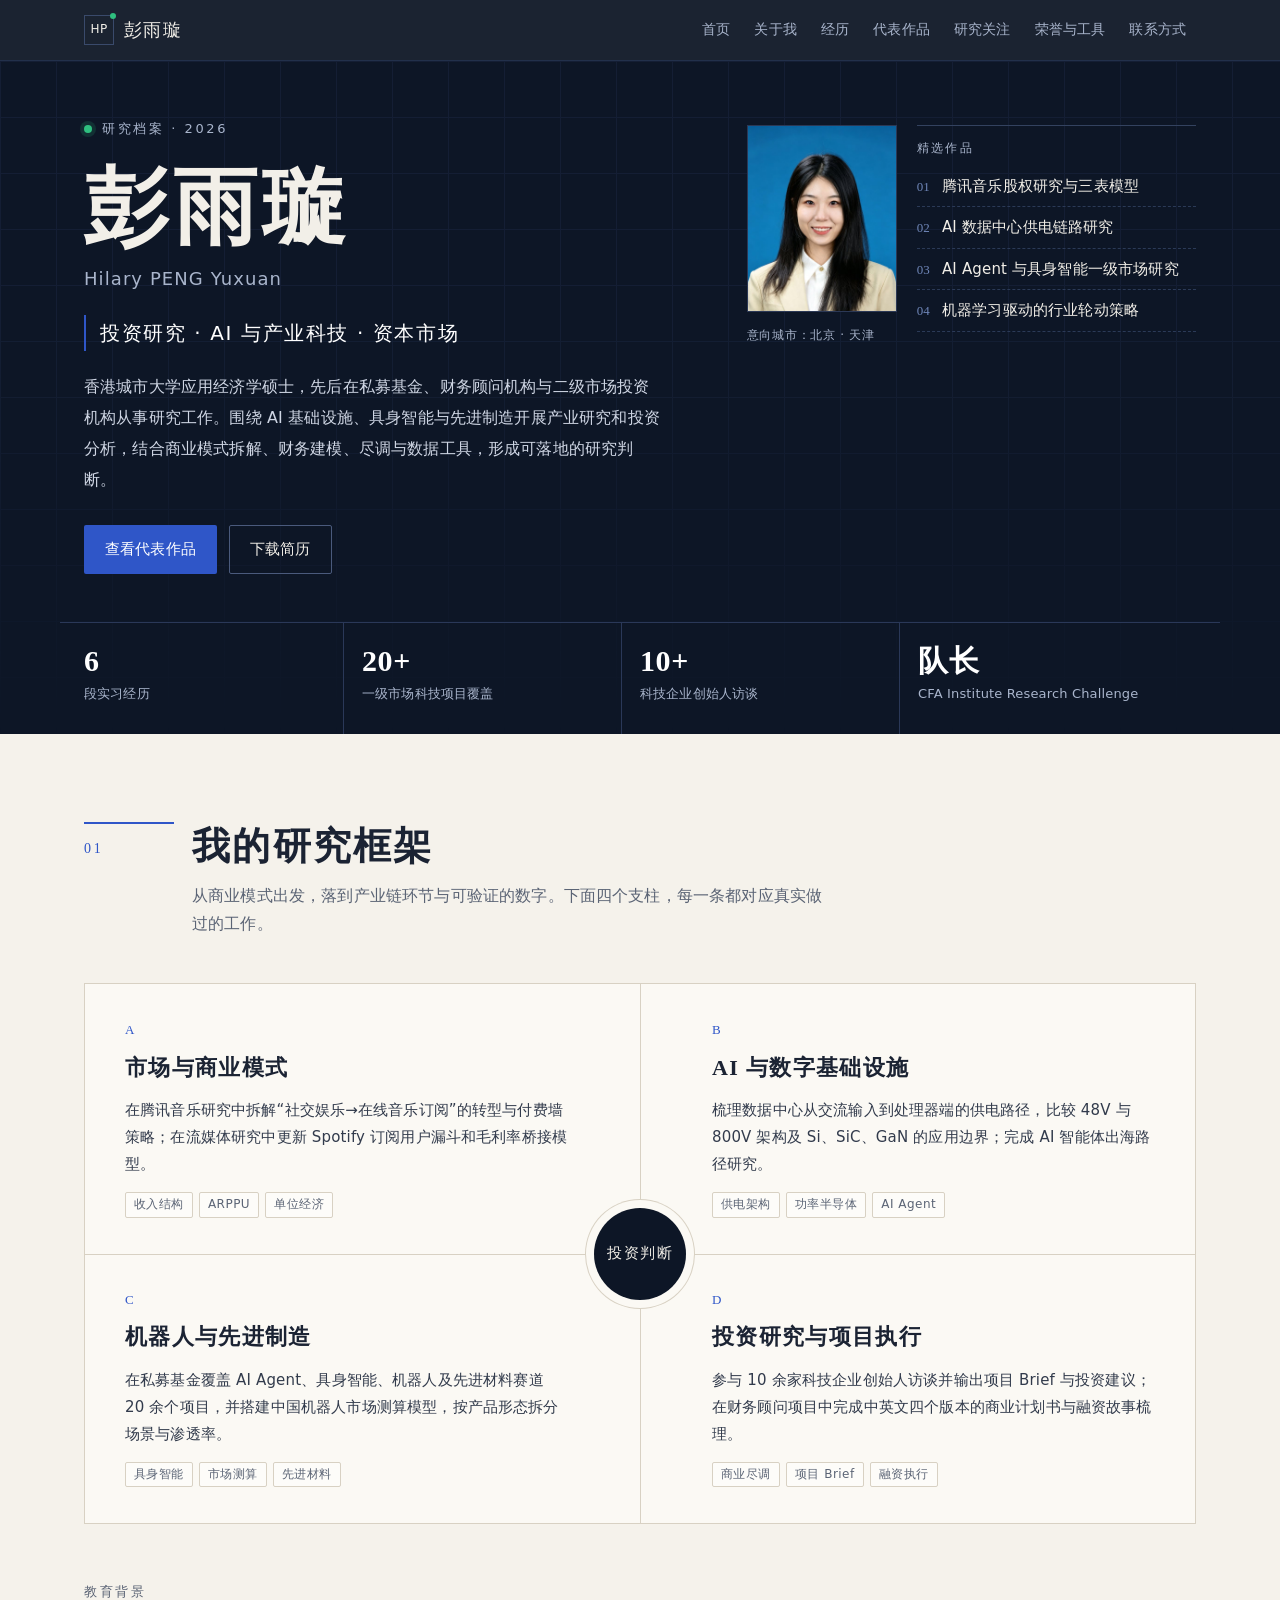
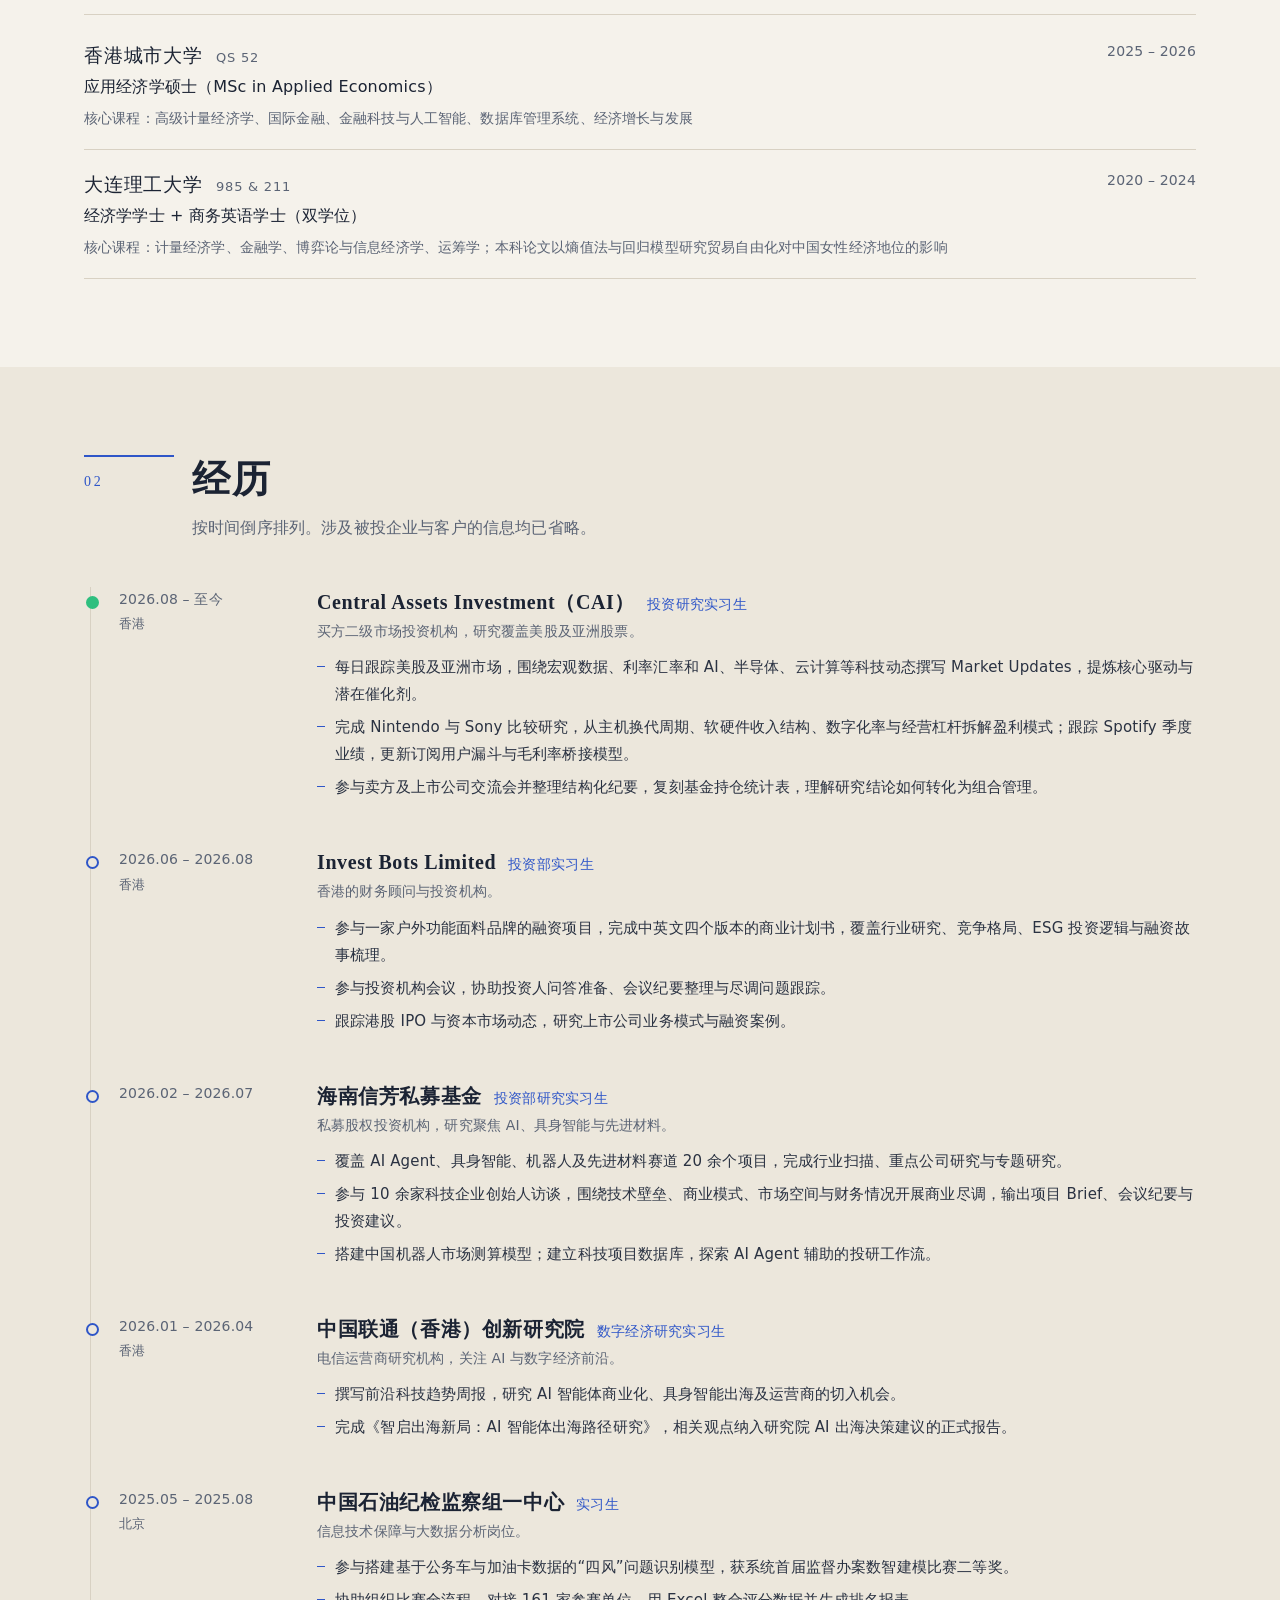
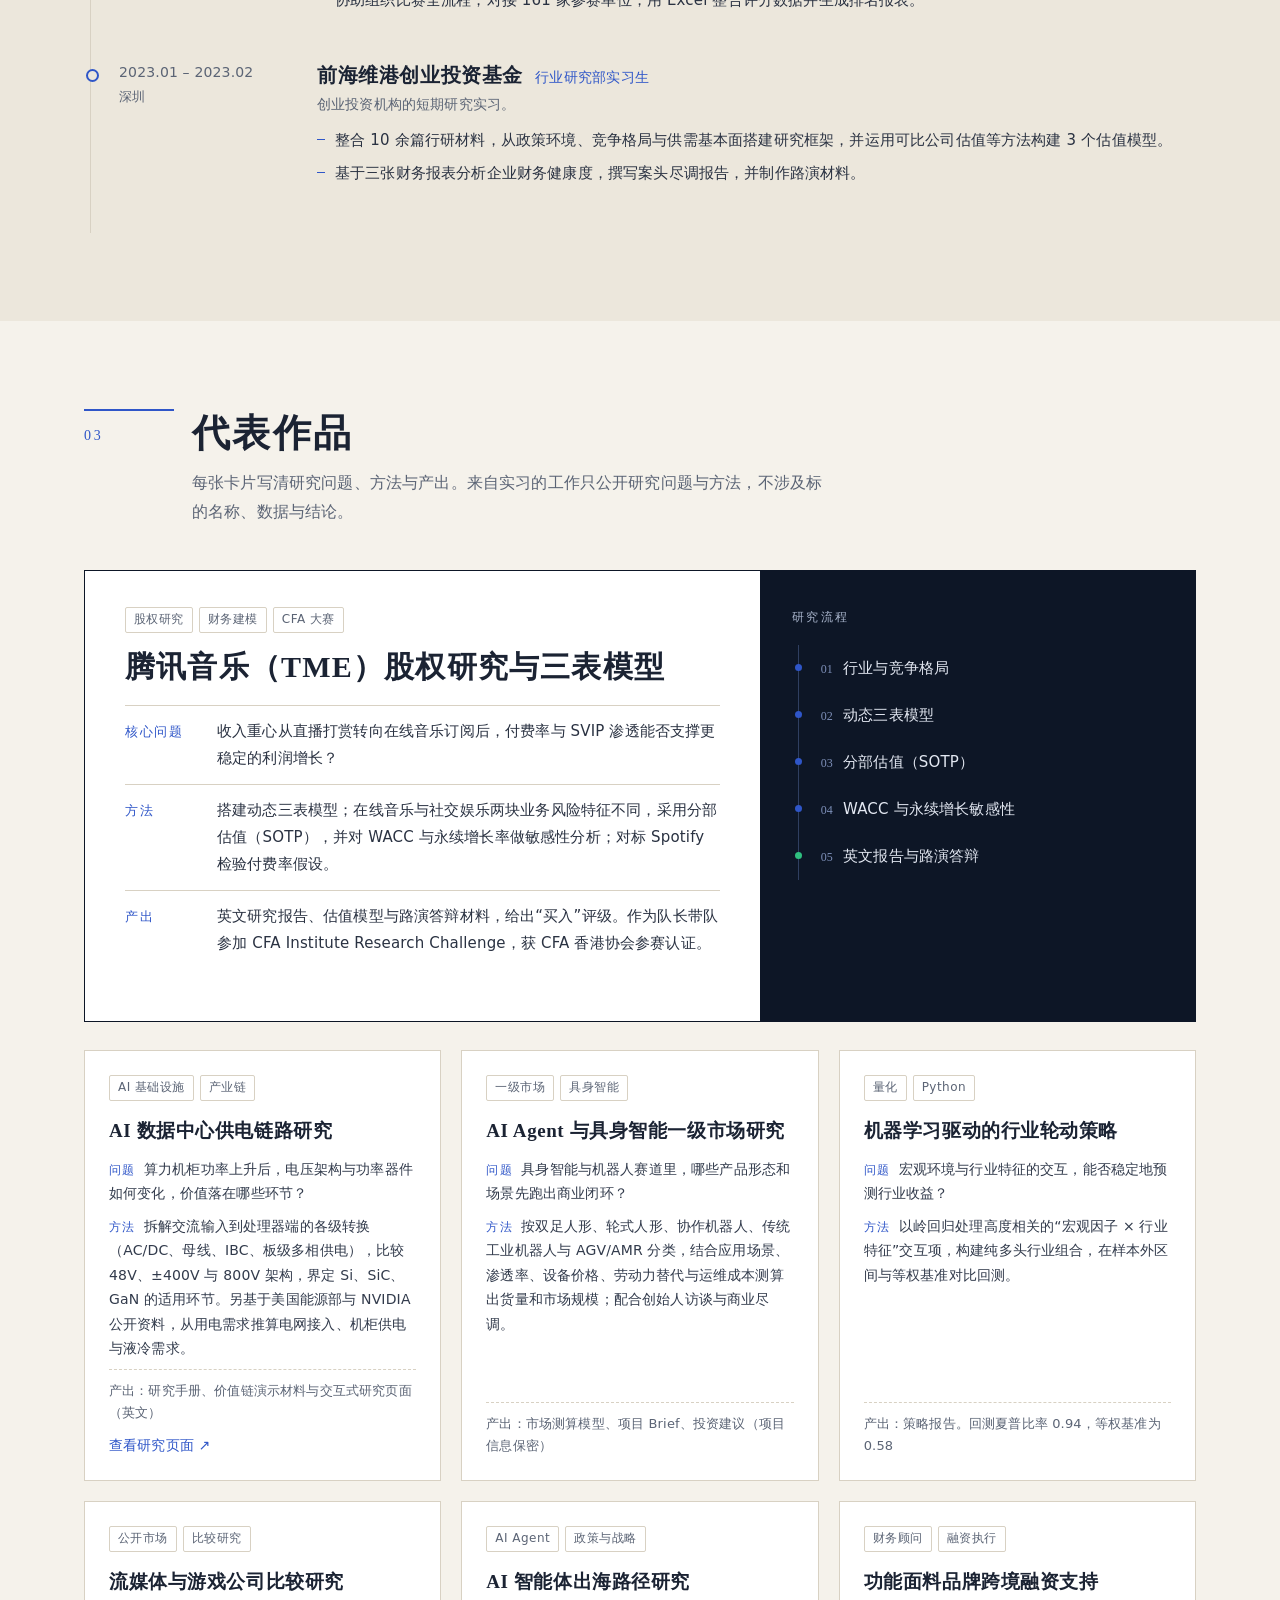
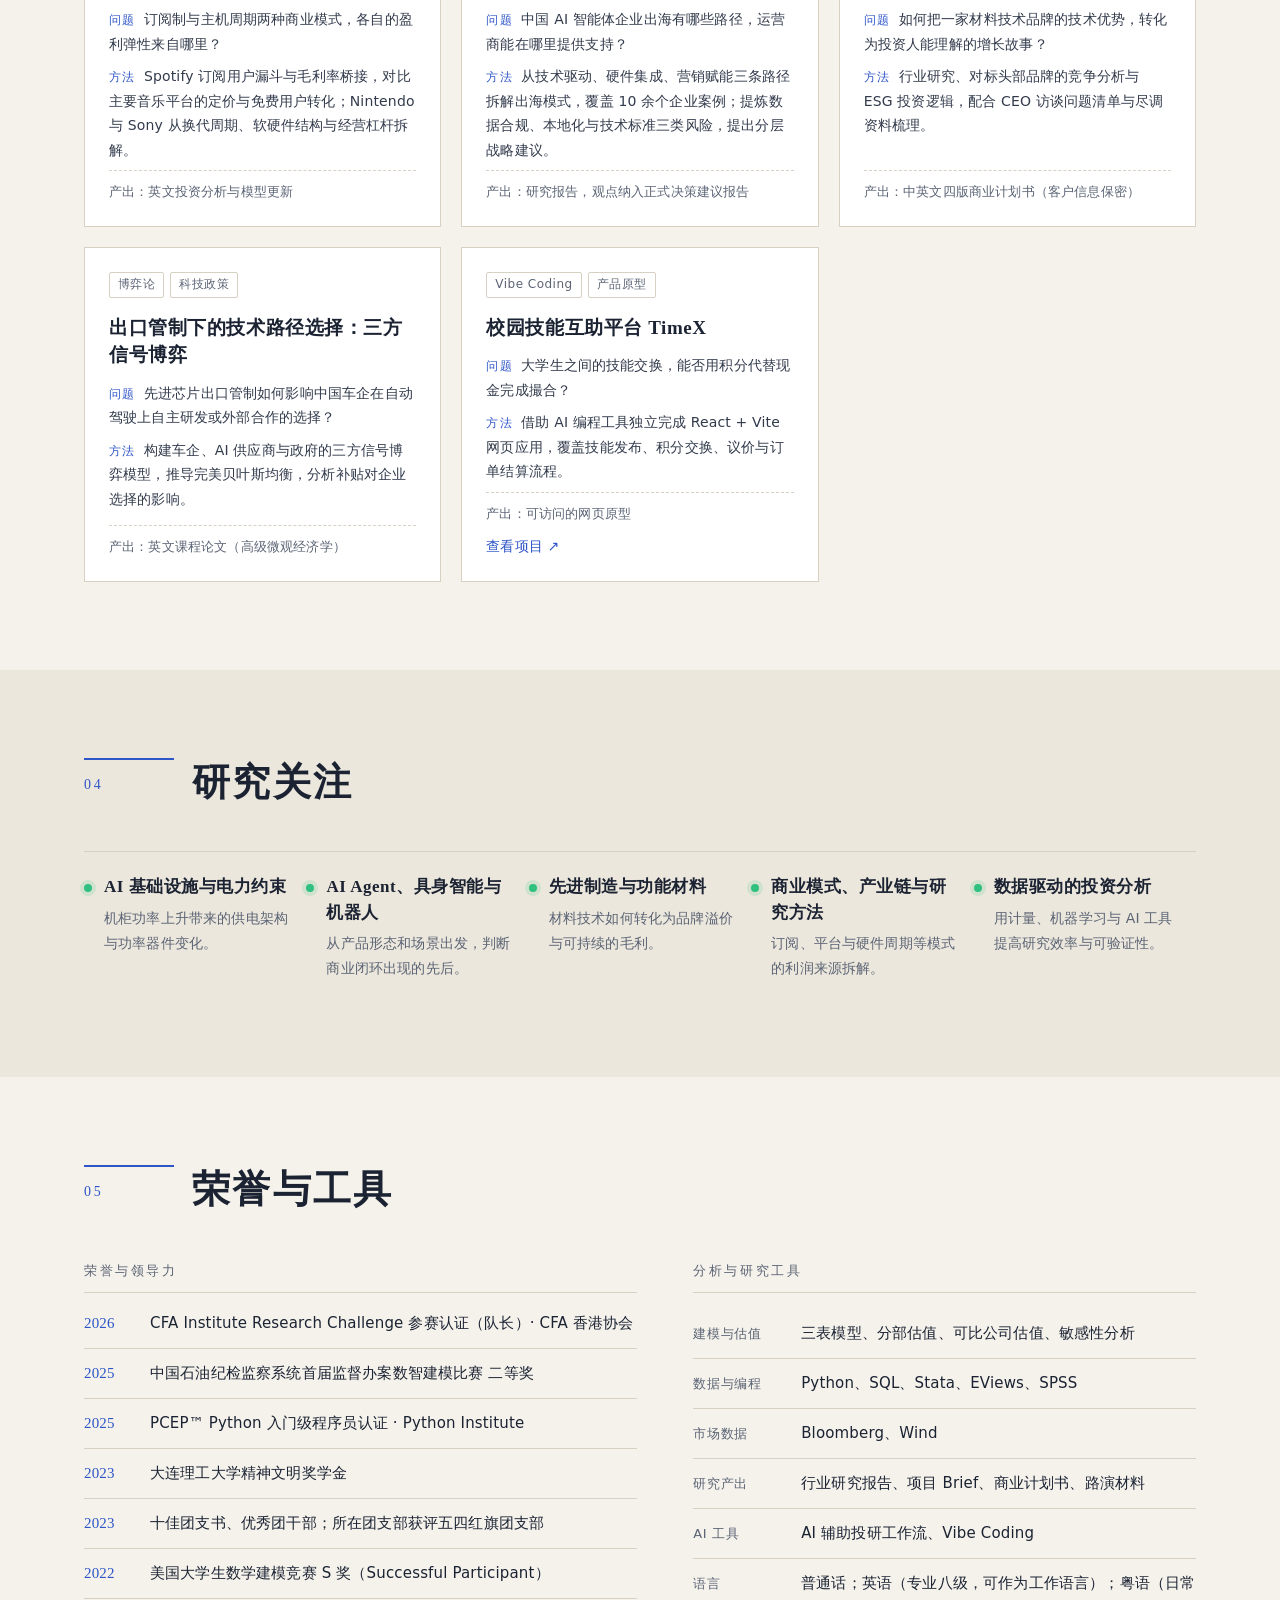
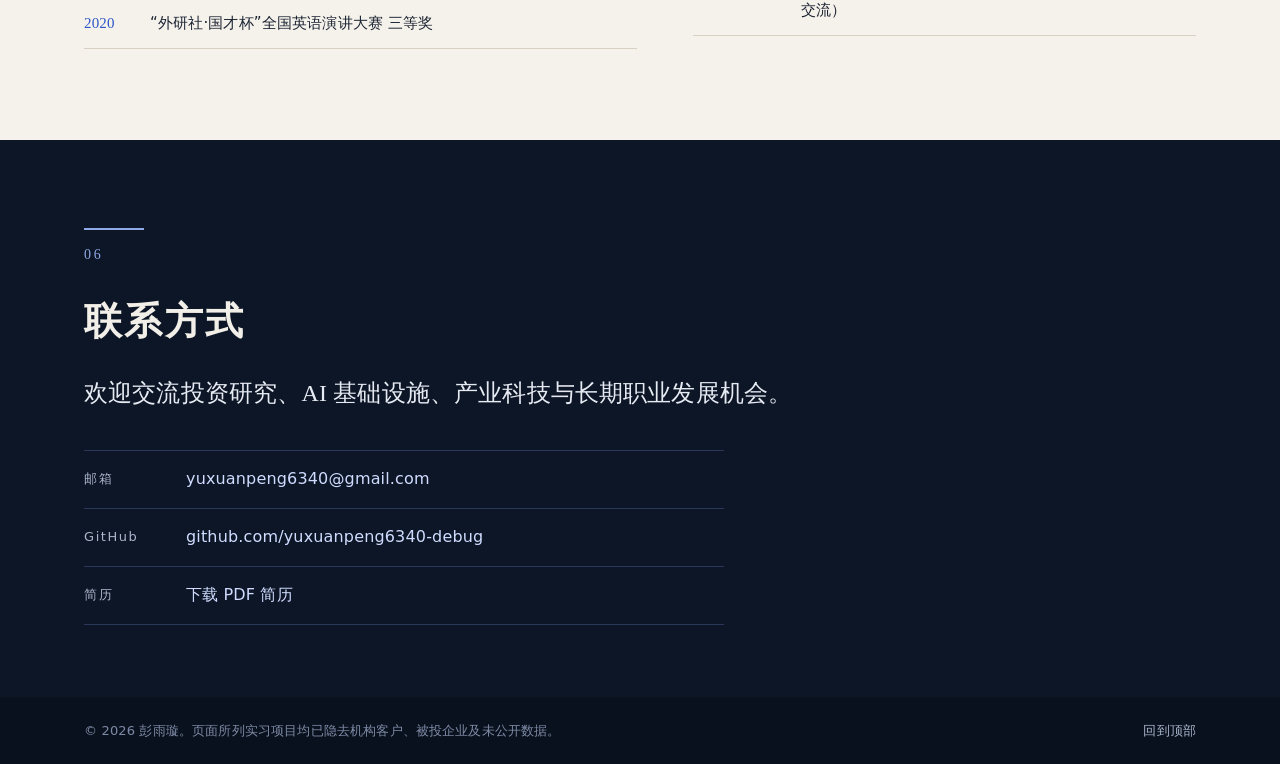
<file: index.html>
<!doctype html>
<html lang="zh-CN">
<head>
<meta charset="utf-8">
<meta name="viewport" content="width=device-width, initial-scale=1">
<title>彭雨璇 · 投资研究档案</title>
<meta name="description" content="彭雨璇（Hilary PENG Yuxuan），香港城市大学应用经济学硕士。围绕 AI 基础设施、具身智能与先进制造开展产业研究和投资分析，经历覆盖私募股权、财务顾问与二级市场研究。">
<meta name="author" content="彭雨璇">
<meta property="og:type" content="website">
<meta property="og:locale" content="zh_CN">
<meta property="og:title" content="彭雨璇 · 投资研究档案">
<meta property="og:description" content="投资研究 · AI 与产业科技 · 资本市场。以产业理解、数据分析和投资框架连接 AI、先进制造与资本市场。">
<meta property="og:url" content="https://yuxuanpeng6340-debug.github.io/">
<meta property="og:image" content="https://yuxuanpeng6340-debug.github.io/assets/og.png">
<meta name="twitter:card" content="summary_large_image">
<meta name="theme-color" content="#0d1626">
<link rel="icon" href="assets/favicon.svg" type="image/svg+xml">
<link rel="stylesheet" href="assets/style.css">
</head>
<body>
<a class="skip" href="#main">跳到正文</a>

<header class="nav" id="top">
  <div class="nav-in">
    <a class="brand" href="#home" aria-label="返回首页"><span class="mark" aria-hidden="true">HP</span><span>彭雨璇</span></a>
    <button class="menu-btn" aria-expanded="false" aria-controls="menu">目录</button>
    <nav id="menu" aria-label="页面导航">
      <a href="#home">首页</a>
      <a href="#about">关于我</a>
      <a href="#experience">经历</a>
      <a href="#work">代表作品</a>
      <a href="#interests">研究关注</a>
      <a href="#honors">荣誉与工具</a>
      <a href="#contact">联系方式</a>
    </nav>
  </div>
</header>

<main id="main">

<!-- 首页 -->
<section class="hero" id="home">
  <div class="grid-bg" aria-hidden="true"></div>
  <div class="wrap hero-in">
    <div class="hero-text">
      <p class="kicker"><span class="sig"></span>研究档案 · 2026</p>
      <h1>彭雨璇<span class="en">Hilary PENG Yuxuan</span></h1>
      <p class="position">投资研究 · AI 与产业科技 · 资本市场</p>
      <p class="lede">香港城市大学应用经济学硕士，先后在私募基金、财务顾问机构与二级市场投资机构从事研究工作。围绕 AI 基础设施、具身智能与先进制造开展产业研究和投资分析，结合商业模式拆解、财务建模、尽调与数据工具，形成可落地的研究判断。</p>
      <div class="cta">
        <a class="btn primary" href="#work">查看代表作品</a>
        <a class="btn ghost" href="cv.pdf" download="彭雨璇_简历.pdf">下载简历</a>
      </div>
    </div>

    <aside class="hero-side" aria-label="个人概览与精选作品">
      <figure class="portrait">
        <img src="assets/portrait.jpg" width="640" height="800" alt="彭雨璇的职业照">
        <figcaption><span class="tag">意向城市：北京 · 天津</span></figcaption>
      </figure>
      <div class="picks">
        <p class="picks-h">精选作品</p>
        <ol>
          <li><a href="#w-tme"><span class="n">01</span>腾讯音乐股权研究与三表模型</a></li>
          <li><a href="#w-power"><span class="n">02</span>AI 数据中心供电链路研究</a></li>
          <li><a href="#w-robot"><span class="n">03</span>AI Agent 与具身智能一级市场研究</a></li>
          <li><a href="#w-quant"><span class="n">04</span>机器学习驱动的行业轮动策略</a></li>
        </ol>
      </div>
    </aside>
  </div>
  <div class="wrap facts" role="list">
    <div role="listitem"><b>6</b><span>段实习经历</span></div>
    <div role="listitem"><b>20+</b><span>一级市场科技项目覆盖</span></div>
    <div role="listitem"><b>10+</b><span>科技企业创始人访谈</span></div>
    <div role="listitem"><b>队长</b><span>CFA Institute Research Challenge</span></div>
  </div>
</section>

<!-- 关于我 · 研究框架 -->
<section class="sec" id="about">
  <div class="wrap">
    <div class="sec-head">
      <p class="idx">01</p>
      <h2>我的研究框架</h2>
      <p class="sec-sub">从商业模式出发，落到产业链环节与可验证的数字。下面四个支柱，每一条都对应真实做过的工作。</p>
    </div>

    <div class="map">
      <div class="map-core" aria-hidden="true"><span>投资判断</span></div>
      <article class="pillar p1">
        <p class="p-no">A</p>
        <h3>市场与商业模式</h3>
        <p>在腾讯音乐研究中拆解“社交娱乐→在线音乐订阅”的转型与付费墙策略；在流媒体研究中更新 Spotify 订阅用户漏斗和毛利率桥接模型。</p>
        <ul class="tags"><li>收入结构</li><li>ARPPU</li><li>单位经济</li></ul>
      </article>
      <article class="pillar p2">
        <p class="p-no">B</p>
        <h3>AI 与数字基础设施</h3>
        <p>梳理数据中心从交流输入到处理器端的供电路径，比较 48V 与 800V 架构及 Si、SiC、GaN 的应用边界；完成 AI 智能体出海路径研究。</p>
        <ul class="tags"><li>供电架构</li><li>功率半导体</li><li>AI Agent</li></ul>
      </article>
      <article class="pillar p3">
        <p class="p-no">C</p>
        <h3>机器人与先进制造</h3>
        <p>在私募基金覆盖 AI Agent、具身智能、机器人及先进材料赛道 20 余个项目，并搭建中国机器人市场测算模型，按产品形态拆分场景与渗透率。</p>
        <ul class="tags"><li>具身智能</li><li>市场测算</li><li>先进材料</li></ul>
      </article>
      <article class="pillar p4">
        <p class="p-no">D</p>
        <h3>投资研究与项目执行</h3>
        <p>参与 10 余家科技企业创始人访谈并输出项目 Brief 与投资建议；在财务顾问项目中完成中英文四个版本的商业计划书与融资故事梳理。</p>
        <ul class="tags"><li>商业尽调</li><li>项目 Brief</li><li>融资执行</li></ul>
      </article>
    </div>

    <div class="edu">
      <h3 class="mini-h">教育背景</h3>
      <div class="edu-row">
        <div>
          <p class="edu-school">香港城市大学 <span class="muted">QS 52</span></p>
          <p>应用经济学硕士（MSc in Applied Economics）</p>
          <p class="muted">核心课程：高级计量经济学、国际金融、金融科技与人工智能、数据库管理系统、经济增长与发展</p>
        </div>
        <p class="when">2025 – 2026</p>
      </div>
      <div class="edu-row">
        <div>
          <p class="edu-school">大连理工大学 <span class="muted">985 &amp; 211</span></p>
          <p>经济学学士 + 商务英语学士（双学位）</p>
          <p class="muted">核心课程：计量经济学、金融学、博弈论与信息经济学、运筹学；本科论文以熵值法与回归模型研究贸易自由化对中国女性经济地位的影响</p>
        </div>
        <p class="when">2020 – 2024</p>
      </div>
    </div>
  </div>
</section>

<!-- 经历 -->
<section class="sec alt" id="experience">
  <div class="wrap">
    <div class="sec-head">
      <p class="idx">02</p>
      <h2>经历</h2>
      <p class="sec-sub">按时间倒序排列。涉及被投企业与客户的信息均已省略。</p>
    </div>

    <ol class="timeline">
      <li class="job">
        <div class="job-meta"><p class="when">2026.08 – 至今</p><p class="where">香港</p></div>
        <div class="job-body">
          <h3>Central Assets Investment（CAI）<span class="role">投资研究实习生</span></h3>
          <p class="ctx">买方二级市场投资机构，研究覆盖美股及亚洲股票。</p>
          <ul>
            <li>每日跟踪美股及亚洲市场，围绕宏观数据、利率汇率和 AI、半导体、云计算等科技动态撰写 Market Updates，提炼核心驱动与潜在催化剂。</li>
            <li>完成 Nintendo 与 Sony 比较研究，从主机换代周期、软硬件收入结构、数字化率与经营杠杆拆解盈利模式；跟踪 Spotify 季度业绩，更新订阅用户漏斗与毛利率桥接模型。</li>
            <li>参与卖方及上市公司交流会并整理结构化纪要，复刻基金持仓统计表，理解研究结论如何转化为组合管理。</li>
          </ul>
        </div>
      </li>
      <li class="job">
        <div class="job-meta"><p class="when">2026.06 – 2026.08</p><p class="where">香港</p></div>
        <div class="job-body">
          <h3>Invest Bots Limited<span class="role">投资部实习生</span></h3>
          <p class="ctx">香港的财务顾问与投资机构。</p>
          <ul>
            <li>参与一家户外功能面料品牌的融资项目，完成中英文四个版本的商业计划书，覆盖行业研究、竞争格局、ESG 投资逻辑与融资故事梳理。</li>
            <li>参与投资机构会议，协助投资人问答准备、会议纪要整理与尽调问题跟踪。</li>
            <li>跟踪港股 IPO 与资本市场动态，研究上市公司业务模式与融资案例。</li>
          </ul>
        </div>
      </li>
      <li class="job">
        <div class="job-meta"><p class="when">2026.02 – 2026.07</p></div>
        <div class="job-body">
          <h3>海南信芳私募基金<span class="role">投资部研究实习生</span></h3>
          <p class="ctx">私募股权投资机构，研究聚焦 AI、具身智能与先进材料。</p>
          <ul>
            <li>覆盖 AI Agent、具身智能、机器人及先进材料赛道 20 余个项目，完成行业扫描、重点公司研究与专题研究。</li>
            <li>参与 10 余家科技企业创始人访谈，围绕技术壁垒、商业模式、市场空间与财务情况开展商业尽调，输出项目 Brief、会议纪要与投资建议。</li>
            <li>搭建中国机器人市场测算模型；建立科技项目数据库，探索 AI Agent 辅助的投研工作流。</li>
          </ul>
        </div>
      </li>
      <li class="job">
        <div class="job-meta"><p class="when">2026.01 – 2026.04</p><p class="where">香港</p></div>
        <div class="job-body">
          <h3>中国联通（香港）创新研究院<span class="role">数字经济研究实习生</span></h3>
          <p class="ctx">电信运营商研究机构，关注 AI 与数字经济前沿。</p>
          <ul>
            <li>撰写前沿科技趋势周报，研究 AI 智能体商业化、具身智能出海及运营商的切入机会。</li>
            <li>完成《智启出海新局：AI 智能体出海路径研究》，相关观点纳入研究院 AI 出海决策建议的正式报告。</li>
          </ul>
        </div>
      </li>
      <li class="job">
        <div class="job-meta"><p class="when">2025.05 – 2025.08</p><p class="where">北京</p></div>
        <div class="job-body">
          <h3>中国石油纪检监察组一中心<span class="role">实习生</span></h3>
          <p class="ctx">信息技术保障与大数据分析岗位。</p>
          <ul>
            <li>参与搭建基于公务车与加油卡数据的“四风”问题识别模型，获系统首届监督办案数智建模比赛二等奖。</li>
            <li>协助组织比赛全流程，对接 161 家参赛单位，用 Excel 整合评分数据并生成排名报表。</li>
          </ul>
        </div>
      </li>
      <li class="job">
        <div class="job-meta"><p class="when">2023.01 – 2023.02</p><p class="where">深圳</p></div>
        <div class="job-body">
          <h3>前海维港创业投资基金<span class="role">行业研究部实习生</span></h3>
          <p class="ctx">创业投资机构的短期研究实习。</p>
          <ul>
            <li>整合 10 余篇行研材料，从政策环境、竞争格局与供需基本面搭建研究框架，并运用可比公司估值等方法构建 3 个估值模型。</li>
            <li>基于三张财务报表分析企业财务健康度，撰写案头尽调报告，并制作路演材料。</li>
          </ul>
        </div>
      </li>
    </ol>
  </div>
</section>

<!-- 代表作品 -->
<section class="sec" id="work">
  <div class="wrap">
    <div class="sec-head">
      <p class="idx">03</p>
      <h2>代表作品</h2>
      <p class="sec-sub">每张卡片写清研究问题、方法与产出。来自实习的工作只公开研究问题与方法，不涉及标的名称、数据与结论。</p>
    </div>

    <article class="feature" id="w-tme">
      <div class="f-main">
        <ul class="tags"><li>股权研究</li><li>财务建模</li><li>CFA 大赛</li></ul>
        <h3>腾讯音乐（TME）股权研究与三表模型</h3>
        <dl class="qa">
          <div><dt>核心问题</dt><dd>收入重心从直播打赏转向在线音乐订阅后，付费率与 SVIP 渗透能否支撑更稳定的利润增长？</dd></div>
          <div><dt>方法</dt><dd>搭建动态三表模型；在线音乐与社交娱乐两块业务风险特征不同，采用分部估值（SOTP），并对 WACC 与永续增长率做敏感性分析；对标 Spotify 检验付费率假设。</dd></div>
          <div><dt>产出</dt><dd>英文研究报告、估值模型与路演答辩材料，给出“买入”评级。作为队长带队参加 CFA Institute Research Challenge，获 CFA 香港协会参赛认证。</dd></div>
        </dl>
      </div>
      <div class="f-side">
        <p class="bars-h">研究流程</p>
        <ol class="steps">
          <li><span>01</span>行业与竞争格局</li>
          <li><span>02</span>动态三表模型</li>
          <li><span>03</span>分部估值（SOTP）</li>
          <li><span>04</span>WACC 与永续增长敏感性</li>
          <li><span>05</span>英文报告与路演答辩</li>
        </ol>
      </div>
    </article>

    <div class="cards">
      <article class="card" id="w-power">
        <ul class="tags"><li>AI 基础设施</li><li>产业链</li></ul>
        <h3>AI 数据中心供电链路研究</h3>
        <p><b>问题</b>算力机柜功率上升后，电压架构与功率器件如何变化，价值落在哪些环节？</p>
        <p><b>方法</b>拆解交流输入到处理器端的各级转换（AC/DC、母线、IBC、板级多相供电），比较 48V、±400V 与 800V 架构，界定 Si、SiC、GaN 的适用环节。另基于美国能源部与 NVIDIA 公开资料，从用电需求推算电网接入、机柜供电与液冷需求。</p>
        <p class="out">产出：研究手册、价值链演示材料与交互式研究页面（英文）</p>
        <a class="link" href="research/ai-power/">查看研究页面<span aria-hidden="true"> ↗</span></a>
      </article>

      <article class="card" id="w-robot">
        <ul class="tags"><li>一级市场</li><li>具身智能</li></ul>
        <h3>AI Agent 与具身智能一级市场研究</h3>
        <p><b>问题</b>具身智能与机器人赛道里，哪些产品形态和场景先跑出商业闭环？</p>
        <p><b>方法</b>按双足人形、轮式人形、协作机器人、传统工业机器人与 AGV/AMR 分类，结合应用场景、渗透率、设备价格、劳动力替代与运维成本测算出货量和市场规模；配合创始人访谈与商业尽调。</p>
        <p class="out">产出：市场测算模型、项目 Brief、投资建议（项目信息保密）</p>
      </article>

      <article class="card" id="w-quant">
        <ul class="tags"><li>量化</li><li>Python</li></ul>
        <h3>机器学习驱动的行业轮动策略</h3>
        <p><b>问题</b>宏观环境与行业特征的交互，能否稳定地预测行业收益？</p>
        <p><b>方法</b>以岭回归处理高度相关的“宏观因子 × 行业特征”交互项，构建纯多头行业组合，在样本外区间与等权基准对比回测。</p>
        <p class="out">产出：策略报告。回测夏普比率 0.94，等权基准为 0.58</p>
      </article>

      <article class="card">
        <ul class="tags"><li>公开市场</li><li>比较研究</li></ul>
        <h3>流媒体与游戏公司比较研究</h3>
        <p><b>问题</b>订阅制与主机周期两种商业模式，各自的盈利弹性来自哪里？</p>
        <p><b>方法</b>Spotify 订阅用户漏斗与毛利率桥接，对比主要音乐平台的定价与免费用户转化；Nintendo 与 Sony 从换代周期、软硬件结构与经营杠杆拆解。</p>
        <p class="out">产出：英文投资分析与模型更新</p>
      </article>

      <article class="card">
        <ul class="tags"><li>AI Agent</li><li>政策与战略</li></ul>
        <h3>AI 智能体出海路径研究</h3>
        <p><b>问题</b>中国 AI 智能体企业出海有哪些路径，运营商能在哪里提供支持？</p>
        <p><b>方法</b>从技术驱动、硬件集成、营销赋能三条路径拆解出海模式，覆盖 10 余个企业案例；提炼数据合规、本地化与技术标准三类风险，提出分层战略建议。</p>
        <p class="out">产出：研究报告，观点纳入正式决策建议报告</p>
      </article>

      <article class="card">
        <ul class="tags"><li>财务顾问</li><li>融资执行</li></ul>
        <h3>功能面料品牌跨境融资支持</h3>
        <p><b>问题</b>如何把一家材料技术品牌的技术优势，转化为投资人能理解的增长故事？</p>
        <p><b>方法</b>行业研究、对标头部品牌的竞争分析与 ESG 投资逻辑，配合 CEO 访谈问题清单与尽调资料梳理。</p>
        <p class="out">产出：中英文四版商业计划书（客户信息保密）</p>
      </article>

      <article class="card">
        <ul class="tags"><li>博弈论</li><li>科技政策</li></ul>
        <h3>出口管制下的技术路径选择：三方信号博弈</h3>
        <p><b>问题</b>先进芯片出口管制如何影响中国车企在自动驾驶上自主研发或外部合作的选择？</p>
        <p><b>方法</b>构建车企、AI 供应商与政府的三方信号博弈模型，推导完美贝叶斯均衡，分析补贴对企业选择的影响。</p>
        <p class="out">产出：英文课程论文（高级微观经济学）</p>
      </article>

      <article class="card">
        <ul class="tags"><li>Vibe Coding</li><li>产品原型</li></ul>
        <h3>校园技能互助平台 TimeX</h3>
        <p><b>问题</b>大学生之间的技能交换，能否用积分代替现金完成撮合？</p>
        <p><b>方法</b>借助 AI 编程工具独立完成 React + Vite 网页应用，覆盖技能发布、积分交换、议价与订单结算流程。</p>
        <p class="out">产出：可访问的网页原型</p>
        <a class="link" href="https://yuxuanpeng6340-debug.github.io/TimeX/" target="_blank" rel="noopener">查看项目<span aria-hidden="true"> ↗</span></a>
      </article>
    </div>
  </div>
</section>

<!-- 研究关注 -->
<section class="sec alt" id="interests">
  <div class="wrap">
    <div class="sec-head">
      <p class="idx">04</p>
      <h2>研究关注</h2>
    </div>
    <ul class="interests">
      <li><span class="sig"></span><div><h3>AI 基础设施与电力约束</h3><p>机柜功率上升带来的供电架构与功率器件变化。</p></div></li>
      <li><span class="sig"></span><div><h3>AI Agent、具身智能与机器人</h3><p>从产品形态和场景出发，判断商业闭环出现的先后。</p></div></li>
      <li><span class="sig"></span><div><h3>先进制造与功能材料</h3><p>材料技术如何转化为品牌溢价与可持续的毛利。</p></div></li>
      <li><span class="sig"></span><div><h3>商业模式、产业链与研究方法</h3><p>订阅、平台与硬件周期等模式的利润来源拆解。</p></div></li>
      <li><span class="sig"></span><div><h3>数据驱动的投资分析</h3><p>用计量、机器学习与 AI 工具提高研究效率与可验证性。</p></div></li>
    </ul>
  </div>
</section>

<!-- 荣誉与工具 -->
<section class="sec" id="honors">
  <div class="wrap">
    <div class="sec-head">
      <p class="idx">05</p>
      <h2>荣誉与工具</h2>
    </div>
    <div class="two">
      <div>
        <h3 class="mini-h">荣誉与领导力</h3>
        <ul class="honors">
          <li><span class="yr">2026</span>CFA Institute Research Challenge 参赛认证（队长）· CFA 香港协会</li>
          <li><span class="yr">2025</span>中国石油纪检监察系统首届监督办案数智建模比赛 二等奖</li>
          <li><span class="yr">2025</span>PCEP™ Python 入门级程序员认证 · Python Institute</li>
          <li><span class="yr">2023</span>大连理工大学精神文明奖学金</li>
          <li><span class="yr">2023</span>十佳团支书、优秀团干部；所在团支部获评五四红旗团支部</li>
          <li><span class="yr">2022</span>美国大学生数学建模竞赛 S 奖（Successful Participant）</li>
          <li><span class="yr">2020</span>“外研社·国才杯”全国英语演讲大赛 三等奖</li>
        </ul>
      </div>
      <div>
        <h3 class="mini-h">分析与研究工具</h3>
        <dl class="tools">
          <div><dt>建模与估值</dt><dd>三表模型、分部估值、可比公司估值、敏感性分析</dd></div>
          <div><dt>数据与编程</dt><dd>Python、SQL、Stata、EViews、SPSS</dd></div>
          <div><dt>市场数据</dt><dd>Bloomberg、Wind</dd></div>
          <div><dt>研究产出</dt><dd>行业研究报告、项目 Brief、商业计划书、路演材料</dd></div>
          <div><dt>AI 工具</dt><dd>AI 辅助投研工作流、Vibe Coding</dd></div>
          <div><dt>语言</dt><dd>普通话；英语（专业八级，可作为工作语言）；粤语（日常交流）</dd></div>
        </dl>
      </div>
    </div>
  </div>
</section>

<!-- 联系方式 -->
<section class="contact" id="contact">
  <div class="wrap">
    <p class="idx light">06</p>
    <h2>联系方式</h2>
    <p class="close">欢迎交流投资研究、AI 基础设施、产业科技与长期职业发展机会。</p>
    <ul class="links">
      <li><span>邮箱</span><a href="mailto:yuxuanpeng6340@gmail.com">yuxuanpeng6340@gmail.com</a></li>
      <li><span>GitHub</span><a href="https://github.com/yuxuanpeng6340-debug" target="_blank" rel="noopener">github.com/yuxuanpeng6340-debug</a></li>
      <li><span>简历</span><a href="cv.pdf" download="彭雨璇_简历.pdf">下载 PDF 简历</a></li>
    </ul>
  </div>
</section>

</main>

<footer class="foot">
  <div class="wrap">
    <p>© 2026 彭雨璇。页面所列实习项目均已隐去机构客户、被投企业及未公开数据。</p>
    <a href="#top">回到顶部</a>
  </div>
</footer>

<script>
(function(){
  var btn=document.querySelector('.menu-btn'), nav=document.getElementById('menu');
  btn.addEventListener('click',function(){
    var open=btn.getAttribute('aria-expanded')==='true';
    btn.setAttribute('aria-expanded',String(!open)); nav.classList.toggle('open',!open);
  });
  nav.addEventListener('click',function(e){ if(e.target.tagName==='A'){ nav.classList.remove('open'); btn.setAttribute('aria-expanded','false'); }});
  if('IntersectionObserver' in window && !matchMedia('(prefers-reduced-motion: reduce)').matches){
    var els=document.querySelectorAll('.sec-head,.pillar,.job,.feature,.card,.interests li,.two>div');
    els.forEach(function(el){el.classList.add('fade');});
    var io=new IntersectionObserver(function(es){es.forEach(function(en){ if(en.isIntersecting){en.target.classList.add('in'); io.unobserve(en.target);} });},{rootMargin:'0px 0px -8% 0px'});
    els.forEach(function(el){io.observe(el);});
  }
})();
</script>
</body>
</html>
</file>
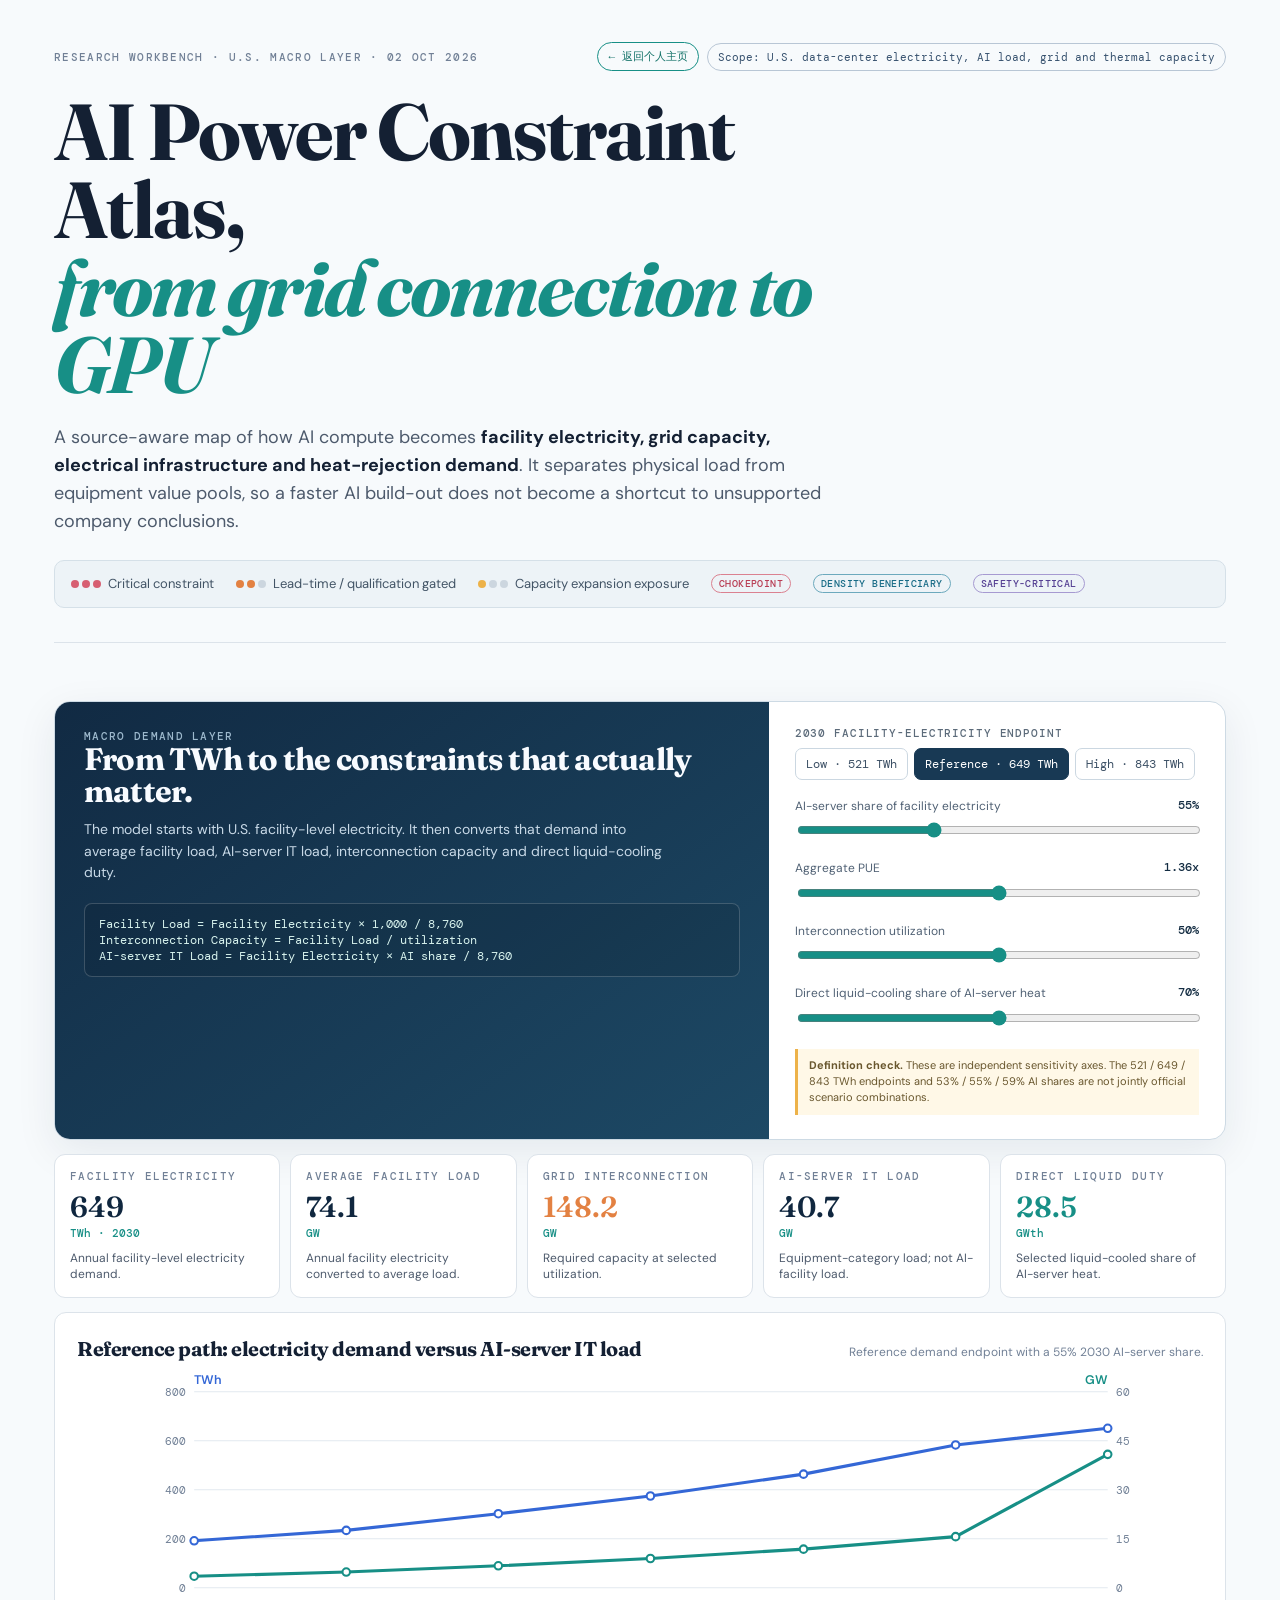
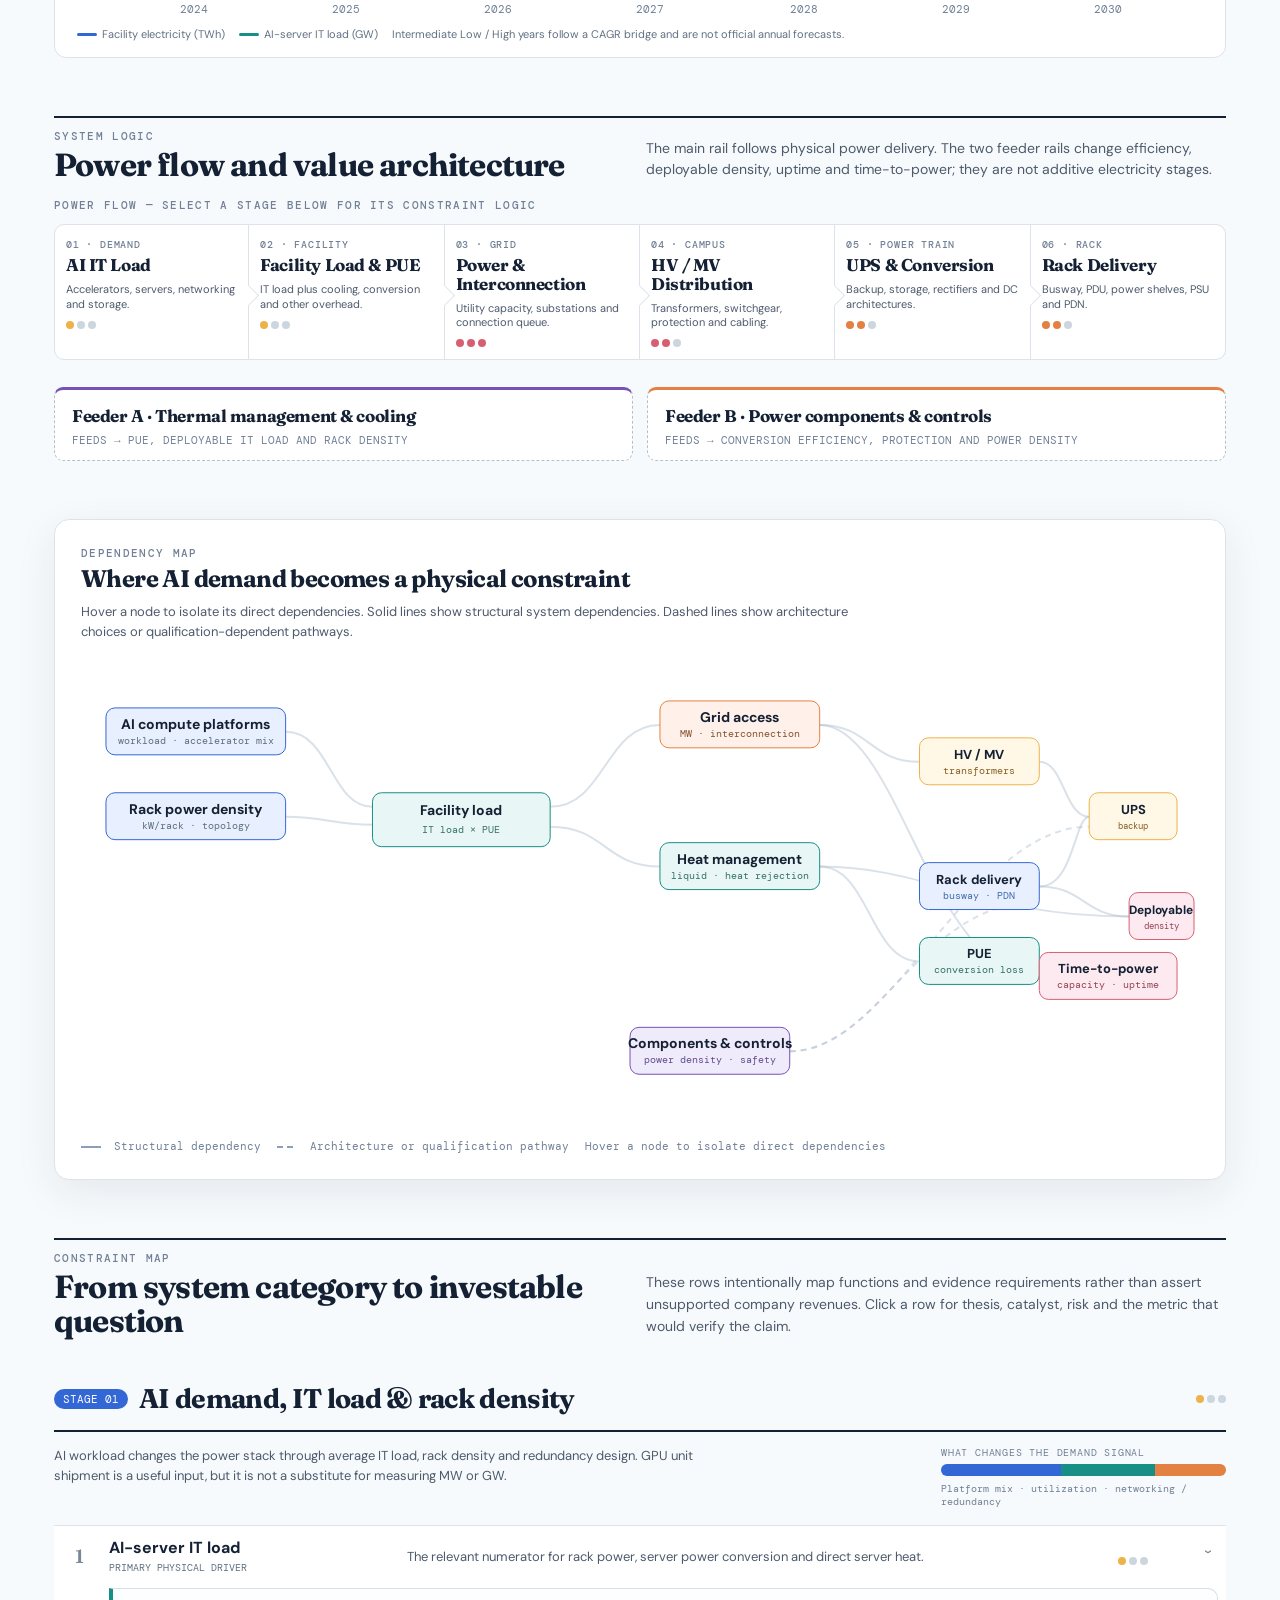
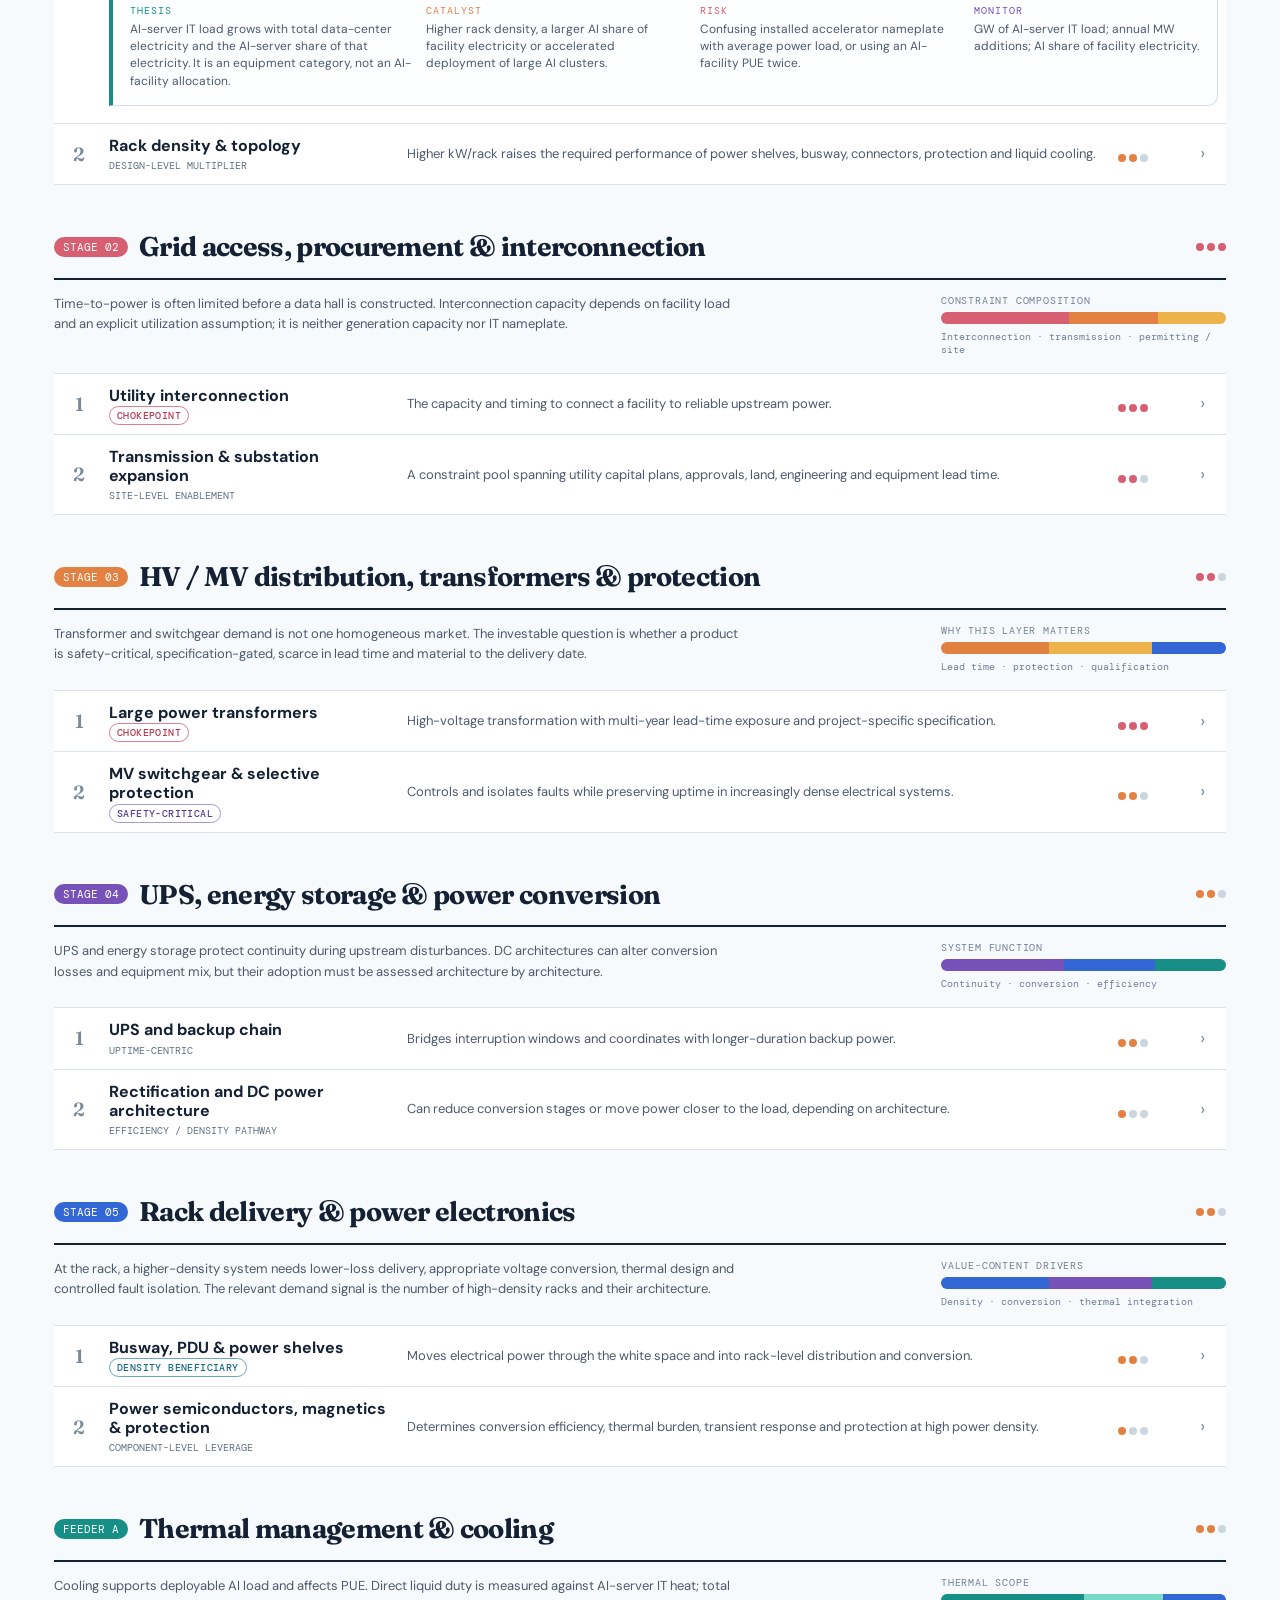
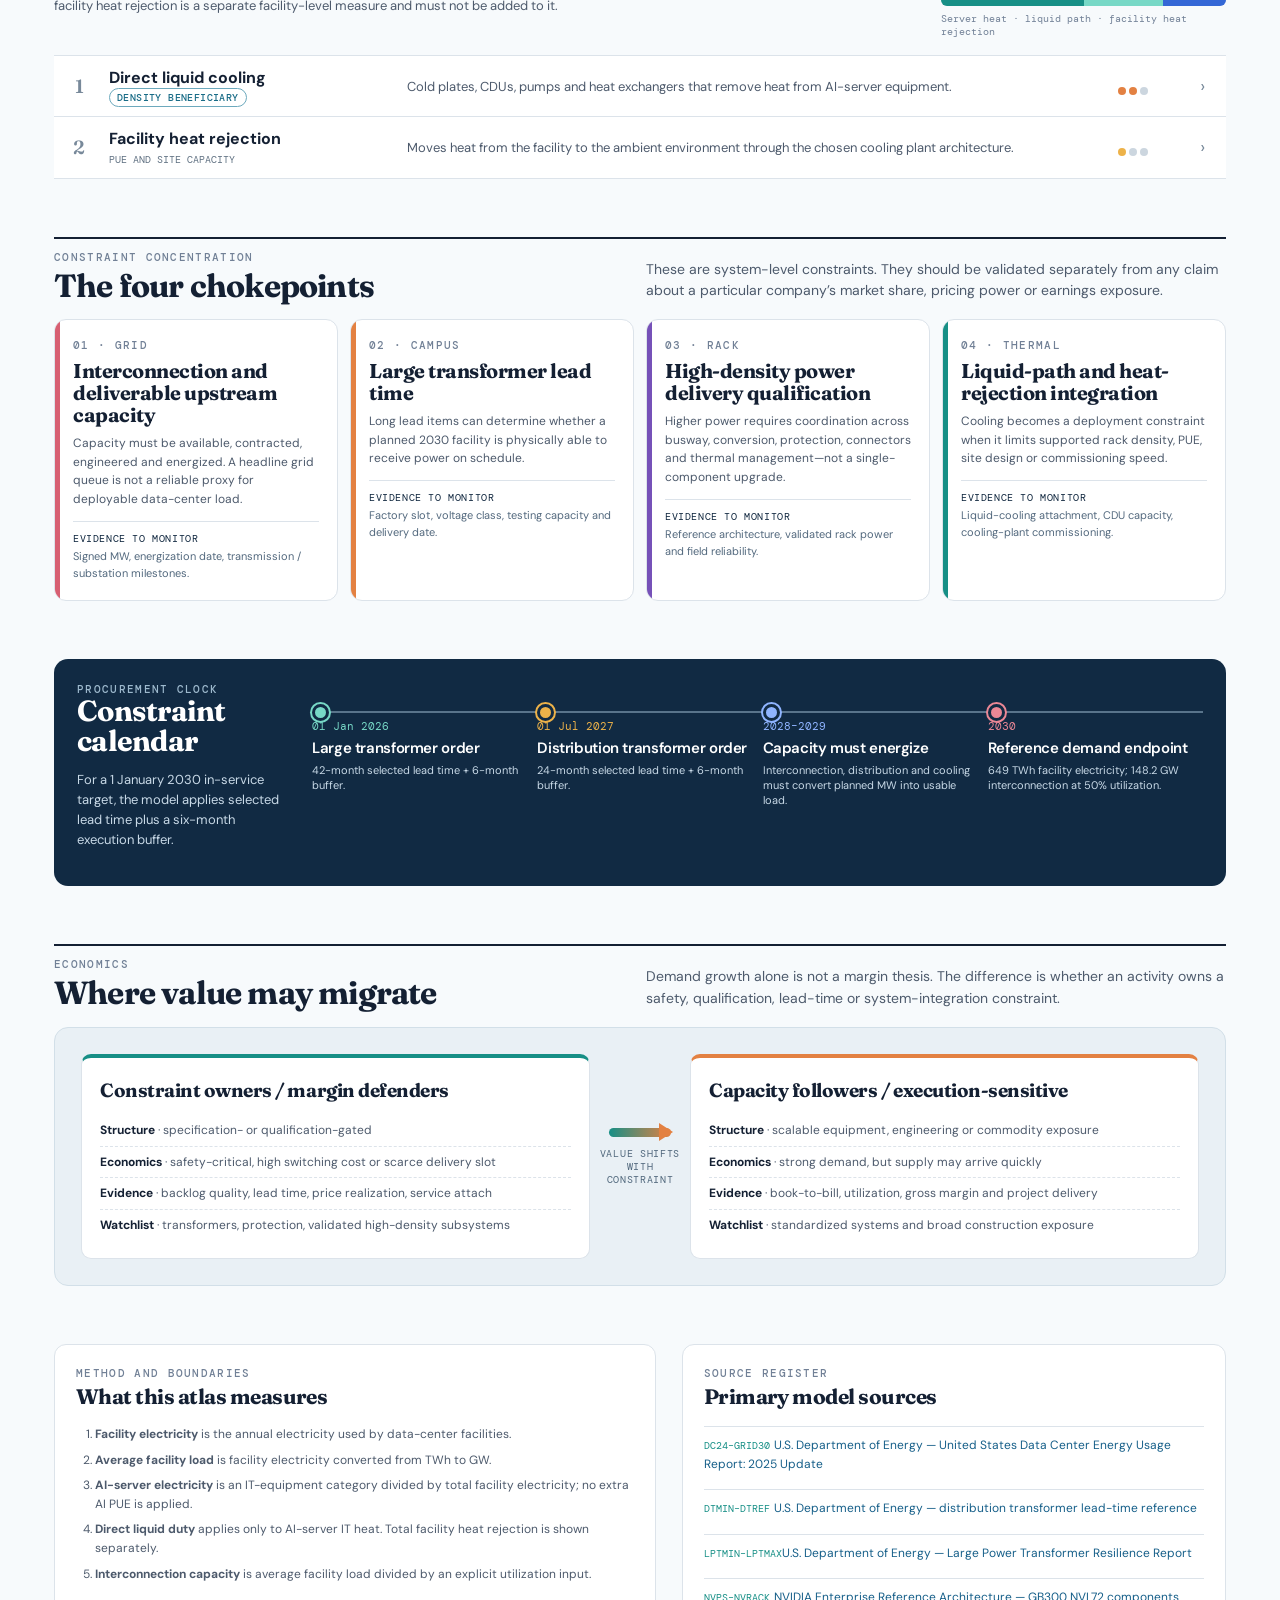
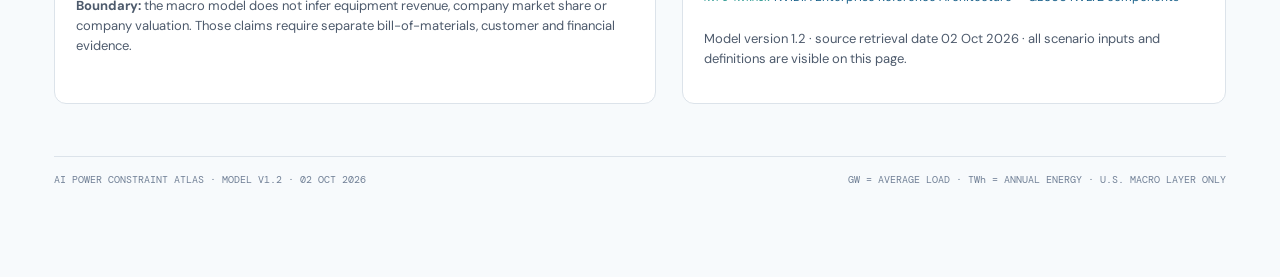
<file: research/ai-power/index.html>
<!doctype html>
<html lang="en">
<head>
  <meta charset="utf-8">
  <meta name="viewport" content="width=device-width, initial-scale=1">
  <meta name="description" content="A source-aware map of AI data-center power constraints, from electricity demand to grid, rack power and cooling.">
  <title>AI Power Constraint Atlas</title>
  <link rel="preconnect" href="https://fonts.googleapis.com">
  <link rel="preconnect" href="https://fonts.gstatic.com" crossorigin>
  <link href="https://fonts.googleapis.com/css2?family=DM+Mono:wght@400;500&family=DM+Sans:opsz,wght@9..40,400;9..40,500;9..40,600;9..40,700&family=Fraunces:opsz,wght@9..144,500;9..144,600;9..144,700&display=swap" rel="stylesheet">
  <link rel="icon" type="image/svg+xml" href="data:image/svg+xml,%3Csvg xmlns='http://www.w3.org/2000/svg' viewBox='0 0 32 32'%3E%3Crect width='32' height='32' rx='8' fill='%2310273f'/%3E%3Cpath d='M18.2 3 7.6 18h6.6l-.5 11L24.4 14h-6.7z' fill='%2377d8c6'/%3E%3C/svg%3E">
  <style>
    :root{--ink:#142033;--ink2:#4d5a6c;--muted:#718096;--line:#dce3ea;--paper:#f7fafc;--surface:#fff;--navy:#10273f;--blue:#3467d6;--teal:#178f86;--mint:#77d8c6;--orange:#e38142;--amber:#edb249;--rose:#d75f72;--violet:#7651b8;--shadow:0 12px 40px rgba(16,39,63,.08)}
    *{box-sizing:border-box}html{scroll-behavior:smooth}body{margin:0;background:var(--paper);color:var(--ink);font-family:"DM Sans",sans-serif;font-size:16px;line-height:1.55}a{color:inherit;text-decoration:none}.wrap{max-width:1240px;margin:auto;padding:34px 34px 90px}.mono{font-family:"DM Mono",monospace}.eyebrow,.kicker{font:500 11px "DM Mono",monospace;letter-spacing:.12em;text-transform:uppercase;color:var(--muted)}
    header{padding:8px 0 34px;border-bottom:1px solid var(--line)}.topline{display:flex;justify-content:space-between;align-items:center;gap:20px}.scope{padding:6px 10px;border:1px solid #b8c6d5;border-radius:999px;color:#36516e;font:11px "DM Mono",monospace;white-space:nowrap}.lang-link{padding:6px 10px;border:1px solid #178f86;border-radius:999px;color:#117167;font:11px "DM Mono",monospace;white-space:nowrap;transition:.15s}.lang-link:hover{background:#e8f7f5}h1,h2,h3{font-family:Fraunces,serif;margin:0;letter-spacing:-.025em}h1{font-size:clamp(2.8rem,6.2vw,5.3rem);line-height:.98;max-width:880px;margin-top:22px}h1 em{font-style:italic;color:var(--teal)}.intro{max-width:780px;margin:20px 0 0;color:var(--ink2);font-size:18px}.intro strong{color:var(--ink)}
    .legend{display:flex;flex-wrap:wrap;gap:12px 22px;margin-top:24px;padding:13px 16px;background:#edf3f7;border:1px solid #d5e0e8;border-radius:10px;color:#425466;font-size:13px}.legend span{display:inline-flex;align-items:center;gap:7px}.dots{display:inline-flex;gap:3px}.dot{width:8px;height:8px;border-radius:50%;background:#ccd6df}.dot.on-1{background:var(--amber)}.dot.on-2{background:var(--orange)}.dot.on-3{background:var(--rose)}.badge{font:500 10px "DM Mono",monospace;letter-spacing:.04em;padding:2px 7px;border:1px solid;border-radius:99px}.b-choke{color:#b83d54;border-color:#db8190}.b-density{color:#196c87;border-color:#6ca9bd}.b-tech{color:#554093;border-color:#a69ad1}
    .section{margin-top:58px}.section-head{display:flex;align-items:end;justify-content:space-between;gap:20px;margin-bottom:17px}.section-head h2{font-size:32px;line-height:1.05}.section-head p{max-width:580px;margin:0;color:var(--ink2);font-size:14px}.section-rule{border-top:2px solid var(--ink);padding-top:11px}.section-rule .eyebrow{margin-bottom:5px}
    .control-panel{display:grid;grid-template-columns:1.22fr .78fr;border:1px solid #cddae4;border-radius:16px;background:var(--surface);overflow:hidden;box-shadow:var(--shadow)}.control-copy{padding:27px 29px;background:linear-gradient(145deg,#112a43,#1d4965);color:#f8fbff}.control-copy h2{font-size:31px;line-height:1.05}.control-copy p{color:#c8d9e7;max-width:580px;margin:11px 0 0;font-size:14px}.formula{margin-top:19px;padding:12px 14px;border:1px solid rgba(255,255,255,.18);background:rgba(0,0,0,.1);border-radius:8px;color:#d8f3ee;font:12px "DM Mono",monospace}.controls{padding:24px 26px}.control-label{font:500 11px "DM Mono",monospace;letter-spacing:.08em;text-transform:uppercase;color:#5c6b7a;margin:0 0 8px}.seg{display:flex;gap:6px;flex-wrap:wrap;margin-bottom:17px}.seg button{appearance:none;border:1px solid #cbd7e1;border-radius:7px;background:#fff;color:#3c5065;padding:7px 10px;font:12px "DM Mono",monospace;cursor:pointer}.seg button.active{background:#183954;border-color:#183954;color:#fff}.slider-row{margin-top:13px}.slider-meta{display:flex;justify-content:space-between;font-size:12px;color:#506174;margin-bottom:5px}.slider-meta strong{font:500 12px "DM Mono",monospace;color:#132c42}input[type=range]{width:100%;accent-color:var(--teal)}.independent{margin-top:16px;padding:9px 11px;border-left:3px solid var(--amber);background:#fff8e7;color:#69572e;font-size:11px;line-height:1.45}
    .kpi-grid{display:grid;grid-template-columns:repeat(5,1fr);gap:10px;margin-top:14px}.kpi{background:var(--surface);border:1px solid var(--line);border-radius:11px;padding:14px 15px;min-height:126px}.kpi .value{font:600 29px Fraunces,serif;line-height:1;color:var(--navy);margin-top:9px}.kpi .unit{font:500 11px "DM Mono",monospace;color:var(--teal);margin-top:5px}.kpi p{font-size:12px;color:var(--ink2);line-height:1.35;margin:10px 0 0}.kpi:nth-child(3) .value{color:var(--orange)}.kpi:nth-child(5) .value{color:var(--teal)}
    .trend-card{margin-top:14px;padding:20px 22px 14px;background:#fff;border:1px solid var(--line);border-radius:12px}.trend-card .card-top{display:flex;justify-content:space-between;gap:15px;align-items:baseline}.trend-card h3{font-size:20px}.trend-card p{margin:0;color:var(--muted);font-size:12px}.chart-wrap{height:250px;margin-top:7px}.chart-wrap svg{width:100%;height:100%;overflow:visible}.axis-label{font:11px "DM Mono",monospace;fill:#718096}.series-label{font:600 12px "DM Sans",sans-serif}.chart-note{display:flex;flex-wrap:wrap;gap:14px;margin-top:5px;color:#617183;font-size:11px}.chart-note i{display:inline-block;width:20px;height:3px;border-radius:4px;vertical-align:middle;margin-right:5px}
    .ribbon{margin-top:17px}.ribbon-title{margin-bottom:12px}.flow{display:grid;grid-template-columns:repeat(6,1fr);gap:0}.flow-node{position:relative;background:#fff;border:1px solid var(--line);border-left:0;padding:13px 11px 12px;min-height:116px}.flow-node:first-child{border-left:1px solid var(--line);border-radius:10px 0 0 10px}.flow-node:last-child{border-radius:0 10px 10px 0}.flow-node::after{content:"";position:absolute;right:-8px;top:47%;width:14px;height:14px;background:#fff;border-top:1px solid var(--line);border-right:1px solid var(--line);transform:rotate(45deg);z-index:2}.flow-node:last-child::after{display:none}.flow-node:hover{background:#f4f8fb}.stage{font:500 10px "DM Mono",monospace;color:var(--muted);letter-spacing:.08em}.flow-node h3{font-size:17px;line-height:1.1;margin:5px 0 7px}.flow-node p{margin:0;color:var(--ink2);font-size:11px;line-height:1.35}.heat{display:flex;gap:3px;margin-top:9px}.feeders{display:grid;grid-template-columns:1fr 1fr;gap:14px;margin-top:27px}.feeder{background:#fff;border:1px dashed #afc2d0;border-top:3px solid var(--violet);border-radius:9px;padding:13px 17px}.feeder:nth-child(2){border-top-color:var(--orange)}.feeder h3{font-size:17px}.feeder p{margin:3px 0 0;color:var(--muted);font:11px "DM Mono",monospace}
    .network{padding:26px;background:#fff;border:1px solid var(--line);border-radius:15px;box-shadow:var(--shadow)}.network .network-sub{margin:5px 0 15px;max-width:780px;color:var(--ink2);font-size:13px}.network-svg{width:100%;height:auto;display:block}.n-link{fill:none;stroke:#a6b8c9;stroke-width:2;opacity:.42;transition:.16s}.n-link.dash{stroke-dasharray:6 5}.n-link.lit{stroke:#ed8a47;stroke-width:4;opacity:1}.n-link.dim{opacity:.07}.n-node{cursor:default}.n-node rect{transition:.15s}.n-node:hover rect{filter:brightness(.96);stroke-width:2.5}.network-key{display:flex;gap:16px;flex-wrap:wrap;margin-top:13px;color:var(--muted);font:11px "DM Mono",monospace}.line-key{display:inline-block;width:20px;height:2px;background:#8ba0b5;margin-right:6px;vertical-align:middle}.line-key.dashed{background:repeating-linear-gradient(90deg,#8ba0b5 0 6px,transparent 6px 10px)}
    .stage-section{margin-top:41px}.stage-head{display:flex;align-items:center;gap:11px;padding-bottom:10px;border-bottom:2px solid var(--ink)}.stage-num{padding:3px 9px;border-radius:99px;background:var(--blue);font:11px "DM Mono",monospace;color:#fff}.stage-head h2{font-size:27px}.stage-head .heat{margin:0 0 0 auto}.stage-meta{display:grid;grid-template-columns:1fr 285px;gap:35px;padding:14px 0 17px;border-bottom:1px solid var(--line)}.stage-meta p{font-size:13px;color:var(--ink2);margin:0;max-width:690px}.structure-label{font:10px "DM Mono",monospace;letter-spacing:.08em;color:var(--muted);text-transform:uppercase;margin-bottom:5px}.bar{height:12px;border-radius:99px;overflow:hidden;background:#e8edf2;display:flex}.bar span{height:100%}.bar-key{font:10px "DM Mono",monospace;color:var(--muted);margin-top:6px}.rows{background:#fff}.row{border-bottom:1px solid var(--line)}.row-main{display:grid;grid-template-columns:34px minmax(205px,285px) 1fr 67px 20px;gap:13px;align-items:center;padding:12px 8px;cursor:pointer}.row-main:hover{background:#f1f6f9}.rank{font:600 19px Fraunces,serif;color:#78899a;text-align:center}.row-title{font-weight:700;line-height:1.2}.row-title .subtag{display:block;margin-top:4px;font:10px "DM Mono",monospace;color:#607182}.note{font-size:13px;color:var(--ink2);line-height:1.35}.chev{font:16px "DM Mono",monospace;color:#78899a;transition:.15s}.row.open .chev{transform:rotate(90deg)}.exp{display:none;padding:2px 8px 17px 55px}.row.open .exp{display:block}.exp-inner{display:grid;grid-template-columns:1.25fr 1.15fr 1.15fr 1fr;gap:14px;padding:15px 17px;border:1px solid #d5e0e7;border-left:4px solid var(--teal);border-radius:0 10px 10px 0;background:#fcfeff}.cell .lab{font:10px "DM Mono",monospace;letter-spacing:.1em;text-transform:uppercase;color:var(--teal)}.cell:nth-child(2) .lab{color:var(--orange)}.cell:nth-child(3) .lab{color:var(--rose)}.cell:nth-child(4) .lab{color:var(--violet)}.cell p{font-size:12px;color:var(--ink2);margin:4px 0 0;line-height:1.42}
    .chokes{display:grid;grid-template-columns:repeat(4,1fr);gap:12px}.choke{min-height:230px;position:relative;overflow:hidden;background:#fff;border:1px solid var(--line);border-radius:12px;padding:18px}.choke:before{content:"";position:absolute;top:0;left:0;bottom:0;width:5px;background:var(--rose)}.choke:nth-child(2):before{background:var(--orange)}.choke:nth-child(3):before{background:var(--violet)}.choke:nth-child(4):before{background:var(--teal)}.choke h3{font-size:20px;line-height:1.1;margin:8px 0}.choke p{font-size:12px;color:var(--ink2);margin:0}.watch{margin-top:12px;padding-top:10px;border-top:1px solid var(--line);font-size:11px;color:#53697e}.watch b{display:block;font:10px "DM Mono",monospace;text-transform:uppercase;letter-spacing:.06em;color:var(--navy);margin-bottom:3px}
    .calendar{display:grid;grid-template-columns:215px 1fr;gap:20px;padding:23px;background:#112a43;border-radius:14px;color:#fff}.calendar h2{font-size:29px;line-height:1.05}.calendar p{color:#c8d9e7;font-size:13px}.timeline{position:relative;padding-top:12px}.timeline:before{content:"";position:absolute;top:29px;left:0;right:0;height:2px;background:#59748b}.events{display:grid;grid-template-columns:repeat(4,1fr);gap:10px}.event{position:relative;padding-top:25px}.event:before{content:"";position:absolute;top:10px;left:0;width:11px;height:11px;border-radius:50%;background:var(--mint);border:3px solid #112a43;box-shadow:0 0 0 2px var(--mint)}.event:nth-child(2):before{background:var(--amber);box-shadow:0 0 0 2px var(--amber)}.event:nth-child(3):before{background:#8fb4ff;box-shadow:0 0 0 2px #8fb4ff}.event:nth-child(4):before{background:#eb8795;box-shadow:0 0 0 2px #eb8795}.event .date{font:11px "DM Mono",monospace;color:var(--mint)}.event:nth-child(2) .date{color:var(--amber)}.event:nth-child(3) .date{color:#8fb4ff}.event:nth-child(4) .date{color:#eb8795}.event h3{font:600 15px "DM Sans",sans-serif;margin:5px 0}.event p{font-size:11px;line-height:1.38;margin:0;color:#c8d9e7}
    .migration{display:grid;grid-template-columns:1fr 100px 1fr;gap:0;align-items:stretch;padding:26px;background:#e9f0f5;border:1px solid #d2dfe8;border-radius:14px}.migration-card{background:#fff;border:1px solid var(--line);border-radius:10px;padding:18px}.migration-card h3{font-size:19px}.migration-card ul{margin:10px 0 0;padding:0;list-style:none}.migration-card li{padding:6px 0;border-bottom:1px dashed var(--line);font-size:12px;color:var(--ink2)}.migration-card li:last-child{border-bottom:0}.migration-card b{color:var(--ink)}.middle-arrow{display:flex;align-items:center;justify-content:center;font:10px "DM Mono",monospace;letter-spacing:.07em;color:#50677c;text-align:center}.arrow-line{width:62px;height:9px;background:linear-gradient(90deg,var(--teal),var(--orange));border-radius:99px;position:relative;margin:0 auto 10px}.arrow-line:after{content:"";position:absolute;right:-2px;top:-5px;border-left:14px solid var(--orange);border-top:9px solid transparent;border-bottom:9px solid transparent}
    .method{display:grid;grid-template-columns:1.05fr .95fr;gap:26px}.method-card{background:#fff;border:1px solid var(--line);border-radius:12px;padding:21px}.method-card h3{font-size:21px}.method-card p{font-size:13px;color:var(--ink2)}.method-card ol{padding-left:19px;color:var(--ink2);font-size:12px}.method-card li{margin:7px 0}.source-list{margin:13px 0 0;padding:0;list-style:none}.source-list li{border-top:1px solid var(--line);padding:9px 0;font-size:12px}.source-list a{color:#165f89;text-decoration:none}.source-list a:hover{text-decoration:underline}.source-code{display:inline-block;min-width:70px;color:var(--teal);font:10px "DM Mono",monospace}
    footer{display:flex;justify-content:space-between;gap:20px;flex-wrap:wrap;margin-top:52px;padding-top:15px;border-top:1px solid var(--line);color:var(--muted);font:10px "DM Mono",monospace;line-height:1.5}
    @media(max-width:900px){.control-panel,.stage-meta,.method{grid-template-columns:1fr}.kpi-grid{grid-template-columns:repeat(3,1fr)}.flow{grid-template-columns:repeat(3,1fr);gap:8px}.flow-node{border:1px solid var(--line)!important;border-radius:9px!important}.flow-node:after{display:none}.chokes{grid-template-columns:repeat(2,1fr)}.calendar{grid-template-columns:1fr}.events{grid-template-columns:repeat(2,1fr);gap:22px}.timeline:before{display:none}.migration{grid-template-columns:1fr}.middle-arrow{padding:18px;transform:rotate(90deg);height:72px}.stage-meta{gap:15px}.exp-inner{grid-template-columns:1fr 1fr}}
    @media(max-width:620px){.wrap{padding:24px 17px 55px}.topline{align-items:flex-start;flex-direction:column}.scope{white-space:normal}.intro{font-size:16px}.kpi-grid{grid-template-columns:1fr 1fr}.kpi:last-child{grid-column:span 2}.section{margin-top:44px}.section-head{display:block}.section-head p{margin-top:9px}.network{padding:16px;overflow-x:auto}.network-svg{width:820px}.feeders,.chokes{grid-template-columns:1fr}.row-main{grid-template-columns:28px 1fr 60px 18px}.row-main .note{display:none}.exp{padding-left:9px}.exp-inner{grid-template-columns:1fr}.calendar{padding:20px}.events{grid-template-columns:1fr}.flow{grid-template-columns:1fr 1fr}.trend-card{padding:17px}.chart-wrap{height:210px}}
  </style>
</head>
<body>
<main class="wrap">
  <header>
    <div class="topline"><div class="eyebrow">Research workbench · U.S. macro layer · 02 Oct 2026</div><div style="display:flex;gap:8px;align-items:center"><a class="lang-link" href="../../#w-power" lang="zh-CN">← 返回个人主页</a><div class="scope">Scope: U.S. data-center electricity, AI load, grid and thermal capacity</div></div></div>
    <h1>AI Power Constraint Atlas,<br><em>from grid connection to GPU</em></h1>
    <p class="intro">A source-aware map of how AI compute becomes <strong>facility electricity, grid capacity, electrical infrastructure and heat-rejection demand</strong>. It separates physical load from equipment value pools, so a faster AI build-out does not become a shortcut to unsupported company conclusions.</p>
    <div class="legend"><span><i class="dots"><i class="dot on-3"></i><i class="dot on-3"></i><i class="dot on-3"></i></i> Critical constraint</span><span><i class="dots"><i class="dot on-2"></i><i class="dot on-2"></i><i class="dot"></i></i> Lead-time / qualification gated</span><span><i class="dots"><i class="dot on-1"></i><i class="dot"></i><i class="dot"></i></i> Capacity expansion exposure</span><span><i class="badge b-choke">CHOKEPOINT</i></span><span><i class="badge b-density">DENSITY BENEFICIARY</i></span><span><i class="badge b-tech">SAFETY-CRITICAL</i></span></div>
  </header>

  <section class="section" id="macro">
    <div class="control-panel">
      <div class="control-copy"><div class="eyebrow" style="color:#9db9cd">Macro demand layer</div><h2>From TWh to the constraints that actually matter.</h2><p>The model starts with U.S. facility-level electricity. It then converts that demand into average facility load, AI-server IT load, interconnection capacity and direct liquid-cooling duty.</p><div class="formula">Facility Load = Facility Electricity × 1,000 / 8,760<br>Interconnection Capacity = Facility Load / utilization<br>AI-server IT Load = Facility Electricity × AI share / 8,760</div></div>
      <div class="controls">
        <div class="control-label">2030 facility-electricity endpoint</div>
        <div class="seg" id="case-buttons"><button data-case="low">Low · 521 TWh</button><button data-case="reference" class="active">Reference · 649 TWh</button><button data-case="high">High · 843 TWh</button></div>
        <div class="slider-row"><div class="slider-meta"><span>AI-server share of facility electricity</span><strong id="ai-share-readout">55%</strong></div><input id="ai-share" aria-label="AI-server share" type="range" min="53" max="59" step="1" value="55"></div>
        <div class="slider-row"><div class="slider-meta"><span>Aggregate PUE</span><strong id="pue-readout">1.36x</strong></div><input id="pue" aria-label="Aggregate PUE" type="range" min="132" max="140" step="1" value="136"></div>
        <div class="slider-row"><div class="slider-meta"><span>Interconnection utilization</span><strong id="util-readout">50%</strong></div><input id="util" aria-label="Interconnection utilization" type="range" min="40" max="60" step="5" value="50"></div>
        <div class="slider-row"><div class="slider-meta"><span>Direct liquid-cooling share of AI-server heat</span><strong id="cool-readout">70%</strong></div><input id="cool" aria-label="Liquid cooling share" type="range" min="50" max="90" step="10" value="70"></div>
        <div class="independent"><strong>Definition check.</strong> These are independent sensitivity axes. The 521 / 649 / 843 TWh endpoints and 53% / 55% / 59% AI shares are not jointly official scenario combinations.</div>
      </div>
    </div>
    <div class="kpi-grid" aria-live="polite">
      <div class="kpi"><div class="kicker">Facility electricity</div><div class="value" id="kpi-twh">649</div><div class="unit">TWh · 2030</div><p>Annual facility-level electricity demand.</p></div>
      <div class="kpi"><div class="kicker">Average facility load</div><div class="value" id="kpi-facility">74.1</div><div class="unit">GW</div><p>Annual facility electricity converted to average load.</p></div>
      <div class="kpi"><div class="kicker">Grid interconnection</div><div class="value" id="kpi-grid">148.2</div><div class="unit">GW</div><p>Required capacity at selected utilization.</p></div>
      <div class="kpi"><div class="kicker">AI-server IT load</div><div class="value" id="kpi-ai">40.7</div><div class="unit">GW</div><p>Equipment-category load; not AI-facility load.</p></div>
      <div class="kpi"><div class="kicker">Direct liquid duty</div><div class="value" id="kpi-cooling">28.5</div><div class="unit">GWth</div><p>Selected liquid-cooled share of AI-server heat.</p></div>
    </div>
    <div class="trend-card"><div class="card-top"><h3>Reference path: electricity demand versus AI-server IT load</h3><p id="chart-description">Reference demand endpoint with a 55% 2030 AI-server share.</p></div><div class="chart-wrap"><svg id="trend-chart" viewBox="0 0 950 240" role="img" aria-label="Reference line chart of facility electricity and AI-server IT load from 2024 to 2030"><g stroke="#e2e9ef" stroke-width="1"><line x1="47" y1="20" x2="924" y2="20"/><line x1="47" y1="67" x2="924" y2="67"/><line x1="47" y1="114" x2="924" y2="114"/><line x1="47" y1="161" x2="924" y2="161"/><line x1="47" y1="208" x2="924" y2="208"/></g><g class="axis-label"><text x="39" y="212" text-anchor="end">0</text><text x="39" y="165" text-anchor="end">200</text><text x="39" y="118" text-anchor="end">400</text><text x="39" y="71" text-anchor="end">600</text><text x="39" y="24" text-anchor="end">800</text><text x="932" y="212">0</text><text x="932" y="165">15</text><text x="932" y="118">30</text><text x="932" y="71">45</text><text x="932" y="24">60</text></g><path d="M 47 163 L 193 153 L 339 137 L 485 120 L 632 99 L 778 71 L 924 55" fill="none" stroke="#3467d6" stroke-width="3"/><path d="M 47 197 L 193 193 L 339 187 L 485 180 L 632 171 L 778 159 L 924 80" fill="none" stroke="#178f86" stroke-width="3"/><g fill="#fff" stroke-width="2"><g stroke="#3467d6"><circle cx="47" cy="163" r="3.6"/><circle cx="193" cy="153" r="3.6"/><circle cx="339" cy="137" r="3.6"/><circle cx="485" cy="120" r="3.6"/><circle cx="632" cy="99" r="3.6"/><circle cx="778" cy="71" r="3.6"/><circle cx="924" cy="55" r="3.6"/></g><g stroke="#178f86"><circle cx="47" cy="197" r="3.6"/><circle cx="193" cy="193" r="3.6"/><circle cx="339" cy="187" r="3.6"/><circle cx="485" cy="180" r="3.6"/><circle cx="632" cy="171" r="3.6"/><circle cx="778" cy="159" r="3.6"/><circle cx="924" cy="80" r="3.6"/></g></g><g class="axis-label"><text x="47" y="232" text-anchor="middle">2024</text><text x="193" y="232" text-anchor="middle">2025</text><text x="339" y="232" text-anchor="middle">2026</text><text x="485" y="232" text-anchor="middle">2027</text><text x="632" y="232" text-anchor="middle">2028</text><text x="778" y="232" text-anchor="middle">2029</text><text x="924" y="232" text-anchor="middle">2030</text></g><text x="47" y="12" class="series-label" fill="#3467d6">TWh</text><text x="902" y="12" class="series-label" fill="#178f86">GW</text></svg></div><div class="chart-note"><span><i style="background:#3467d6"></i>Facility electricity (TWh)</span><span><i style="background:#178f86"></i>AI-server IT load (GW)</span><span>Intermediate Low / High years follow a CAGR bridge and are not official annual forecasts.</span></div></div>
  </section>

  <section class="section" id="flow">
    <div class="section-head section-rule"><div><div class="eyebrow">System logic</div><h2>Power flow and value architecture</h2></div><p>The main rail follows physical power delivery. The two feeder rails change efficiency, deployable density, uptime and time-to-power; they are not additive electricity stages.</p></div>
    <div class="ribbon"><div class="ribbon-title eyebrow">Power flow — select a stage below for its constraint logic</div><div class="flow">
      <a class="flow-node" href="#demand"><div class="stage">01 · DEMAND</div><h3>AI IT Load</h3><p>Accelerators, servers, networking and storage.</p><div class="heat"><i class="dot on-1"></i><i class="dot"></i><i class="dot"></i></div></a>
      <a class="flow-node" href="#facility"><div class="stage">02 · FACILITY</div><h3>Facility Load &amp; PUE</h3><p>IT load plus cooling, conversion and other overhead.</p><div class="heat"><i class="dot on-1"></i><i class="dot"></i><i class="dot"></i></div></a>
      <a class="flow-node" href="#grid"><div class="stage">03 · GRID</div><h3>Power &amp; Interconnection</h3><p>Utility capacity, substations and connection queue.</p><div class="heat"><i class="dot on-3"></i><i class="dot on-3"></i><i class="dot on-3"></i></div></a>
      <a class="flow-node" href="#distribution"><div class="stage">04 · CAMPUS</div><h3>HV / MV Distribution</h3><p>Transformers, switchgear, protection and cabling.</p><div class="heat"><i class="dot on-3"></i><i class="dot on-3"></i><i class="dot"></i></div></a>
      <a class="flow-node" href="#powertrain"><div class="stage">05 · POWER TRAIN</div><h3>UPS &amp; Conversion</h3><p>Backup, storage, rectifiers and DC architectures.</p><div class="heat"><i class="dot on-2"></i><i class="dot on-2"></i><i class="dot"></i></div></a>
      <a class="flow-node" href="#rack"><div class="stage">06 · RACK</div><h3>Rack Delivery</h3><p>Busway, PDU, power shelves, PSU and PDN.</p><div class="heat"><i class="dot on-2"></i><i class="dot on-2"></i><i class="dot"></i></div></a>
    </div></div>
    <div class="feeders"><a class="feeder" href="#cooling"><h3>Feeder A · Thermal management &amp; cooling</h3><p>FEEDS → PUE, DEPLOYABLE IT LOAD AND RACK DENSITY</p></a><a class="feeder" href="#components"><h3>Feeder B · Power components &amp; controls</h3><p>FEEDS → CONVERSION EFFICIENCY, PROTECTION AND POWER DENSITY</p></a></div>
  </section>

  <section class="section" id="network">
    <div class="network"><div class="eyebrow">Dependency map</div><h2>Where AI demand becomes a physical constraint</h2><p class="network-sub">Hover a node to isolate its direct dependencies. Solid lines show structural system dependencies. Dashed lines show architecture choices or qualification-dependent pathways.</p>
      <svg class="network-svg" viewBox="0 0 1120 470" aria-label="AI data center power system dependency map">
        <g class="n-links"><path class="n-link" data-f="ai" data-t="facility" d="M205 75 C250 75 250 150 292 150"/><path class="n-link" data-f="density" data-t="facility" d="M205 160 C245 160 252 168 292 168"/><path class="n-link" data-f="facility" data-t="grid" d="M470 150 C525 150 525 68 580 68"/><path class="n-link" data-f="facility" data-t="cool" d="M470 170 C525 170 525 210 580 210"/><path class="n-link" data-f="grid" data-t="dist" d="M740 68 C790 68 790 105 840 105"/><path class="n-link" data-f="grid" data-t="availability" d="M740 68 C820 68 850 320 960 320"/><path class="n-link" data-f="dist" data-t="ups" d="M960 105 C985 105 985 160 1010 160"/><path class="n-link" data-f="ups" data-t="rack" d="M1010 160 C995 160 995 230 960 230"/><path class="n-link" data-f="rack" data-t="densityout" d="M960 230 C1005 230 1005 260 1050 260"/><path class="n-link" data-f="cool" data-t="pue" d="M740 210 C790 210 790 305 840 305"/><path class="n-link" data-f="cool" data-t="densityout" d="M740 210 C850 210 900 260 1050 260"/><path class="n-link dash" data-f="components" data-t="ups" d="M710 395 C815 395 890 170 1010 170"/><path class="n-link dash" data-f="components" data-t="rack" d="M710 395 C800 395 840 245 960 245"/></g>
        <g class="n-node" data-id="ai"><rect x="25" y="51" width="180" height="47" rx="9" fill="#e8f0ff" stroke="#3467d6"/><text x="115" y="72" text-anchor="middle" font-family="DM Sans" font-weight="700" font-size="14" fill="#142033">AI compute platforms</text><text x="115" y="87" text-anchor="middle" font-family="DM Mono" font-size="10" fill="#5b6e83">workload · accelerator mix</text></g>
        <g class="n-node" data-id="density"><rect x="25" y="136" width="180" height="47" rx="9" fill="#e8f0ff" stroke="#3467d6"/><text x="115" y="157" text-anchor="middle" font-family="DM Sans" font-weight="700" font-size="14" fill="#142033">Rack power density</text><text x="115" y="172" text-anchor="middle" font-family="DM Mono" font-size="10" fill="#5b6e83">kW/rack · topology</text></g>
        <g class="n-node" data-id="facility"><rect x="292" y="136" width="178" height="54" rx="9" fill="#e8f7f5" stroke="#178f86"/><text x="381" y="158" text-anchor="middle" font-family="DM Sans" font-weight="700" font-size="14" fill="#142033">Facility load</text><text x="381" y="176" text-anchor="middle" font-family="DM Mono" font-size="10" fill="#377167">IT load × PUE</text></g>
        <g class="n-node" data-id="grid"><rect x="580" y="44" width="160" height="47" rx="9" fill="#fff0ea" stroke="#e38142"/><text x="660" y="65" text-anchor="middle" font-family="DM Sans" font-weight="700" font-size="14" fill="#142033">Grid access</text><text x="660" y="80" text-anchor="middle" font-family="DM Mono" font-size="10" fill="#85532f">MW · interconnection</text></g>
        <g class="n-node" data-id="cool"><rect x="580" y="186" width="160" height="47" rx="9" fill="#e8f7f5" stroke="#178f86"/><text x="660" y="207" text-anchor="middle" font-family="DM Sans" font-weight="700" font-size="14" fill="#142033">Heat management</text><text x="660" y="222" text-anchor="middle" font-family="DM Mono" font-size="10" fill="#377167">liquid · heat rejection</text></g>
        <g class="n-node" data-id="components"><rect x="550" y="371" width="160" height="47" rx="9" fill="#f0ebfb" stroke="#7651b8"/><text x="630" y="392" text-anchor="middle" font-family="DM Sans" font-weight="700" font-size="14" fill="#142033">Components &amp; controls</text><text x="630" y="407" text-anchor="middle" font-family="DM Mono" font-size="10" fill="#624b8e">power density · safety</text></g>
        <g class="n-node" data-id="dist"><rect x="840" y="81" width="120" height="47" rx="9" fill="#fff8e7" stroke="#edb249"/><text x="900" y="102" text-anchor="middle" font-family="DM Sans" font-weight="700" font-size="13" fill="#142033">HV / MV</text><text x="900" y="117" text-anchor="middle" font-family="DM Mono" font-size="10" fill="#855f22">transformers</text></g>
        <g class="n-node" data-id="pue"><rect x="840" y="281" width="120" height="47" rx="9" fill="#e8f7f5" stroke="#178f86"/><text x="900" y="302" text-anchor="middle" font-family="DM Sans" font-weight="700" font-size="13" fill="#142033">PUE</text><text x="900" y="317" text-anchor="middle" font-family="DM Mono" font-size="10" fill="#377167">conversion loss</text></g>
        <g class="n-node" data-id="ups"><rect x="1010" y="136" width="88" height="47" rx="9" fill="#fff8e7" stroke="#edb249"/><text x="1054" y="157" text-anchor="middle" font-family="DM Sans" font-weight="700" font-size="13" fill="#142033">UPS</text><text x="1054" y="172" text-anchor="middle" font-family="DM Mono" font-size="9" fill="#855f22">backup</text></g>
        <g class="n-node" data-id="rack"><rect x="840" y="206" width="120" height="47" rx="9" fill="#e8f0ff" stroke="#3467d6"/><text x="900" y="227" text-anchor="middle" font-family="DM Sans" font-weight="700" font-size="13" fill="#142033">Rack delivery</text><text x="900" y="242" text-anchor="middle" font-family="DM Mono" font-size="10" fill="#426baf">busway · PDN</text></g>
        <g class="n-node" data-id="densityout"><rect x="1050" y="236" width="65" height="47" rx="9" fill="#fceaf0" stroke="#d75f72"/><text x="1082" y="257" text-anchor="middle" font-family="DM Sans" font-weight="700" font-size="12" fill="#142033">Deployable</text><text x="1082" y="272" text-anchor="middle" font-family="DM Mono" font-size="9" fill="#974455">density</text></g>
        <g class="n-node" data-id="availability"><rect x="960" y="296" width="138" height="47" rx="9" fill="#fceaf0" stroke="#d75f72"/><text x="1029" y="317" text-anchor="middle" font-family="DM Sans" font-weight="700" font-size="13" fill="#142033">Time-to-power</text><text x="1029" y="332" text-anchor="middle" font-family="DM Mono" font-size="10" fill="#974455">capacity · uptime</text></g>
      </svg>
      <div class="network-key"><span><i class="line-key"></i> Structural dependency</span><span><i class="line-key dashed"></i> Architecture or qualification pathway</span><span>Hover a node to isolate direct dependencies</span></div>
    </div>
  </section>

  <section class="section" id="constraint-map">
    <div class="section-head section-rule"><div><div class="eyebrow">Constraint map</div><h2>From system category to investable question</h2></div><p>These rows intentionally map functions and evidence requirements rather than assert unsupported company revenues. Click a row for thesis, catalyst, risk and the metric that would verify the claim.</p></div>
    <div class="stage-section" id="demand"><div class="stage-head"><span class="stage-num">STAGE 01</span><h2>AI demand, IT load &amp; rack density</h2><span class="heat"><i class="dot on-1"></i><i class="dot"></i><i class="dot"></i></span></div><div class="stage-meta"><p>AI workload changes the power stack through average IT load, rack density and redundancy design. GPU unit shipment is a useful input, but it is not a substitute for measuring MW or GW.</p><div><div class="structure-label">What changes the demand signal</div><div class="bar"><span style="width:42%;background:#3467d6"></span><span style="width:33%;background:#178f86"></span><span style="width:25%;background:#e38142"></span></div><div class="bar-key">Platform mix · utilization · networking / redundancy</div></div></div><div class="rows">
      <div class="row open"><div class="row-main"><div class="rank">1</div><div class="row-title">AI-server IT load<span class="subtag">PRIMARY PHYSICAL DRIVER</span></div><div class="note">The relevant numerator for rack power, server power conversion and direct server heat.</div><div class="heat"><i class="dot on-1"></i><i class="dot"></i><i class="dot"></i></div><div class="chev">›</div></div><div class="exp"><div class="exp-inner"><div class="cell"><div class="lab">Thesis</div><p>AI-server IT load grows with total data-center electricity and the AI-server share of that electricity. It is an equipment category, not an AI-facility allocation.</p></div><div class="cell"><div class="lab">Catalyst</div><p>Higher rack density, a larger AI share of facility electricity or accelerated deployment of large AI clusters.</p></div><div class="cell"><div class="lab">Risk</div><p>Confusing installed accelerator nameplate with average power load, or using an AI-facility PUE twice.</p></div><div class="cell"><div class="lab">Monitor</div><p>GW of AI-server IT load; annual MW additions; AI share of facility electricity.</p></div></div></div></div>
      <div class="row"><div class="row-main"><div class="rank">2</div><div class="row-title">Rack density &amp; topology<span class="subtag">DESIGN-LEVEL MULTIPLIER</span></div><div class="note">Higher kW/rack raises the required performance of power shelves, busway, connectors, protection and liquid cooling.</div><div class="heat"><i class="dot on-2"></i><i class="dot on-2"></i><i class="dot"></i></div><div class="chev">›</div></div><div class="exp"><div class="exp-inner"><div class="cell"><div class="lab">Thesis</div><p>Density raises value per rack only where electrical and thermal design changes; it does not automatically lift every data-center equipment category.</p></div><div class="cell"><div class="lab">Catalyst</div><p>Reference architectures that specify higher-density power shelves, busways or direct-to-chip liquid cooling.</p></div><div class="cell"><div class="lab">Risk</div><p>Using a single vendor's nameplate rack power as a universal market average.</p></div><div class="cell"><div class="lab">Monitor</div><p>kW/rack, voltage architecture, power-shelf count, cooling attachment rate.</p></div></div></div></div>
    </div></div>
    <div class="stage-section" id="grid"><div class="stage-head"><span class="stage-num" style="background:#d75f72">STAGE 02</span><h2>Grid access, procurement &amp; interconnection</h2><span class="heat"><i class="dot on-3"></i><i class="dot on-3"></i><i class="dot on-3"></i></span></div><div class="stage-meta"><p>Time-to-power is often limited before a data hall is constructed. Interconnection capacity depends on facility load and an explicit utilization assumption; it is neither generation capacity nor IT nameplate.</p><div><div class="structure-label">Constraint composition</div><div class="bar"><span style="width:45%;background:#d75f72"></span><span style="width:31%;background:#e38142"></span><span style="width:24%;background:#edb249"></span></div><div class="bar-key">Interconnection · transmission · permitting / site</div></div></div><div class="rows">
      <div class="row"><div class="row-main"><div class="rank">1</div><div class="row-title">Utility interconnection<span class="subtag"><span class="badge b-choke">CHOKEPOINT</span></span></div><div class="note">The capacity and timing to connect a facility to reliable upstream power.</div><div class="heat"><i class="dot on-3"></i><i class="dot on-3"></i><i class="dot on-3"></i></div><div class="chev">›</div></div><div class="exp"><div class="exp-inner"><div class="cell"><div class="lab">Thesis</div><p>Interconnection is a deployability constraint: without it, equipment orders and data-hall construction cannot turn into operating AI load.</p></div><div class="cell"><div class="lab">Catalyst</div><p>Signed utility agreements, completed substation work and disclosed energization dates.</p></div><div class="cell"><div class="lab">Risk</div><p>Assuming the gross interconnection queue is equivalent to executable load, or confusing contracted MW with average load.</p></div><div class="cell"><div class="lab">Monitor</div><p>MW contracted, energization date, curtailment terms, utilization and reliability requirement.</p></div></div></div></div>
      <div class="row"><div class="row-main"><div class="rank">2</div><div class="row-title">Transmission &amp; substation expansion<span class="subtag">SITE-LEVEL ENABLEMENT</span></div><div class="note">A constraint pool spanning utility capital plans, approvals, land, engineering and equipment lead time.</div><div class="heat"><i class="dot on-3"></i><i class="dot on-3"></i><i class="dot"></i></div><div class="chev">›</div></div><div class="exp"><div class="exp-inner"><div class="cell"><div class="lab">Thesis</div><p>Grid expansion becomes valuable when it releases the bottleneck to deployable MW, not merely when sector capex rises.</p></div><div class="cell"><div class="lab">Catalyst</div><p>Permits, approved utility capex and construction milestones that pull an energization date forward.</p></div><div class="cell"><div class="lab">Risk</div><p>Long-duration regulatory processes and local constraints can dominate equipment availability.</p></div><div class="cell"><div class="lab">Monitor</div><p>Approved projects, queue duration, substation MW, transmission completion date.</p></div></div></div></div>
    </div></div>
    <div class="stage-section" id="distribution"><div class="stage-head"><span class="stage-num" style="background:#e38142">STAGE 03</span><h2>HV / MV distribution, transformers &amp; protection</h2><span class="heat"><i class="dot on-3"></i><i class="dot on-3"></i><i class="dot"></i></span></div><div class="stage-meta"><p>Transformer and switchgear demand is not one homogeneous market. The investable question is whether a product is safety-critical, specification-gated, scarce in lead time and material to the delivery date.</p><div><div class="structure-label">Why this layer matters</div><div class="bar"><span style="width:38%;background:#e38142"></span><span style="width:36%;background:#edb249"></span><span style="width:26%;background:#3467d6"></span></div><div class="bar-key">Lead time · protection · qualification</div></div></div><div class="rows">
      <div class="row"><div class="row-main"><div class="rank">1</div><div class="row-title">Large power transformers<span class="subtag"><span class="badge b-choke">CHOKEPOINT</span></span></div><div class="note">High-voltage transformation with multi-year lead-time exposure and project-specific specification.</div><div class="heat"><i class="dot on-3"></i><i class="dot on-3"></i><i class="dot on-3"></i></div><div class="chev">›</div></div><div class="exp"><div class="exp-inner"><div class="cell"><div class="lab">Thesis</div><p>A transformer becomes a binding constraint when its lead time exceeds the remaining schedule to energize the facility.</p></div><div class="cell"><div class="lab">Catalyst</div><p>Order slots, factory capacity additions and large-project delivery schedules.</p></div><div class="cell"><div class="lab">Risk</div><p>Generalizing one equipment lead-time range to all voltage classes and geographies.</p></div><div class="cell"><div class="lab">Monitor</div><p>Lead time, delivery slot, voltage rating, testing capacity, order-to-service calendar.</p></div></div></div></div>
      <div class="row"><div class="row-main"><div class="rank">2</div><div class="row-title">MV switchgear &amp; selective protection<span class="subtag"><span class="badge b-tech">SAFETY-CRITICAL</span></span></div><div class="note">Controls and isolates faults while preserving uptime in increasingly dense electrical systems.</div><div class="heat"><i class="dot on-2"></i><i class="dot on-2"></i><i class="dot"></i></div><div class="chev">›</div></div><div class="exp"><div class="exp-inner"><div class="cell"><div class="lab">Thesis</div><p>Its value is linked to protection coordination, fault interruption and uptime, not simply to aggregate MW.</p></div><div class="cell"><div class="lab">Catalyst</div><p>Higher redundancy specifications, utility requirements and proven performance at high-density campuses.</p></div><div class="cell"><div class="lab">Risk</div><p>Standardized equipment pricing can remain competitive even when the overall campus power build is strong.</p></div><div class="cell"><div class="lab">Monitor</div><p>Order backlog, voltage class, certification, uptime tier, service attachment.</p></div></div></div></div>
    </div></div>
    <div class="stage-section" id="powertrain"><div class="stage-head"><span class="stage-num" style="background:#7651b8">STAGE 04</span><h2>UPS, energy storage &amp; power conversion</h2><span class="heat"><i class="dot on-2"></i><i class="dot on-2"></i><i class="dot"></i></span></div><div class="stage-meta"><p>UPS and energy storage protect continuity during upstream disturbances. DC architectures can alter conversion losses and equipment mix, but their adoption must be assessed architecture by architecture.</p><div><div class="structure-label">System function</div><div class="bar"><span style="width:43%;background:#7651b8"></span><span style="width:32%;background:#3467d6"></span><span style="width:25%;background:#178f86"></span></div><div class="bar-key">Continuity · conversion · efficiency</div></div></div><div class="rows">
      <div class="row"><div class="row-main"><div class="rank">1</div><div class="row-title">UPS and backup chain<span class="subtag">UPTIME-CENTRIC</span></div><div class="note">Bridges interruption windows and coordinates with longer-duration backup power.</div><div class="heat"><i class="dot on-2"></i><i class="dot on-2"></i><i class="dot"></i></div><div class="chev">›</div></div><div class="exp"><div class="exp-inner"><div class="cell"><div class="lab">Thesis</div><p>Value is tied to redundancy, quality of power and availability requirements, not just peak facility load.</p></div><div class="cell"><div class="lab">Catalyst</div><p>Higher tiers of availability, larger campus phases and changing battery architecture.</p></div><div class="cell"><div class="lab">Risk</div><p>Backup power sizing depends on redundancy, duration and operating philosophy; it cannot be inferred from average facility load alone.</p></div><div class="cell"><div class="lab">Monitor</div><p>MW rating, redundancy configuration, efficiency, battery chemistry, service contracts.</p></div></div></div></div>
      <div class="row"><div class="row-main"><div class="rank">2</div><div class="row-title">Rectification and DC power architecture<span class="subtag">EFFICIENCY / DENSITY PATHWAY</span></div><div class="note">Can reduce conversion stages or move power closer to the load, depending on architecture.</div><div class="heat"><i class="dot on-2"></i><i class="dot"></i><i class="dot"></i></div><div class="chev">›</div></div><div class="exp"><div class="exp-inner"><div class="cell"><div class="lab">Thesis</div><p>Higher density increases the value of efficient conversion and compact electrical delivery, but technical feasibility is not the same as broad commercial adoption.</p></div><div class="cell"><div class="lab">Catalyst</div><p>Reference architecture adoption, hyperscaler standards and field efficiency data.</p></div><div class="cell"><div class="lab">Risk</div><p>Overstating HVDC or alternative architectures before their installed base and supply chain are visible.</p></div><div class="cell"><div class="lab">Monitor</div><p>Conversion stages, measured efficiency, voltage standard, deployed MW and design wins.</p></div></div></div></div>
    </div></div>
    <div class="stage-section" id="rack"><div class="stage-head"><span class="stage-num" style="background:#3467d6">STAGE 05</span><h2>Rack delivery &amp; power electronics</h2><span class="heat"><i class="dot on-2"></i><i class="dot on-2"></i><i class="dot"></i></span></div><div class="stage-meta"><p>At the rack, a higher-density system needs lower-loss delivery, appropriate voltage conversion, thermal design and controlled fault isolation. The relevant demand signal is the number of high-density racks and their architecture.</p><div><div class="structure-label">Value-content drivers</div><div class="bar"><span style="width:38%;background:#3467d6"></span><span style="width:36%;background:#7651b8"></span><span style="width:26%;background:#178f86"></span></div><div class="bar-key">Density · conversion · thermal integration</div></div></div><div class="rows">
      <div class="row"><div class="row-main"><div class="rank">1</div><div class="row-title">Busway, PDU &amp; power shelves<span class="subtag"><span class="badge b-density">DENSITY BENEFICIARY</span></span></div><div class="note">Moves electrical power through the white space and into rack-level distribution and conversion.</div><div class="heat"><i class="dot on-2"></i><i class="dot on-2"></i><i class="dot"></i></div><div class="chev">›</div></div><div class="exp"><div class="exp-inner"><div class="cell"><div class="lab">Thesis</div><p>Power content per rack can rise with density, provided a given system's busway, PDU and power-shelf configuration actually changes.</p></div><div class="cell"><div class="lab">Catalyst</div><p>Higher rack-power specifications and disclosed deployment of denser AI reference architectures.</p></div><div class="cell"><div class="lab">Risk</div><p>Counting nameplate PSUs as an automatic measure of real power demand or revenue content.</p></div><div class="cell"><div class="lab">Monitor</div><p>kW/rack, power shelves per rack, conversion efficiency, qualification status.</p></div></div></div></div>
      <div class="row"><div class="row-main"><div class="rank">2</div><div class="row-title">Power semiconductors, magnetics &amp; protection<span class="subtag">COMPONENT-LEVEL LEVERAGE</span></div><div class="note">Determines conversion efficiency, thermal burden, transient response and protection at high power density.</div><div class="heat"><i class="dot on-2"></i><i class="dot"></i><i class="dot"></i></div><div class="chev">›</div></div><div class="exp"><div class="exp-inner"><div class="cell"><div class="lab">Thesis</div><p>Component leverage depends on content per converted kW, qualification, reliability and design-in position rather than simply being “AI adjacent.”</p></div><div class="cell"><div class="lab">Catalyst</div><p>Higher-voltage designs, improved efficiency requirements and validated high-density platform adoption.</p></div><div class="cell"><div class="lab">Risk</div><p>Alternative device technologies may coexist; technical narratives need evidence of volume design wins.</p></div><div class="cell"><div class="lab">Monitor</div><p>Content per kW, efficiency, thermal rating, qualification cycle and customer concentration.</p></div></div></div></div>
    </div></div>
    <div class="stage-section" id="cooling"><div class="stage-head"><span class="stage-num" style="background:#178f86">FEEDER A</span><h2>Thermal management &amp; cooling</h2><span class="heat"><i class="dot on-2"></i><i class="dot on-2"></i><i class="dot"></i></span></div><div class="stage-meta"><p>Cooling supports deployable AI load and affects PUE. Direct liquid duty is measured against AI-server IT heat; total facility heat rejection is a separate facility-level measure and must not be added to it.</p><div><div class="structure-label">Thermal scope</div><div class="bar"><span style="width:50%;background:#178f86"></span><span style="width:28%;background:#77d8c6"></span><span style="width:22%;background:#3467d6"></span></div><div class="bar-key">Server heat · liquid path · facility heat rejection</div></div></div><div class="rows">
      <div class="row"><div class="row-main"><div class="rank">1</div><div class="row-title">Direct liquid cooling<span class="subtag"><span class="badge b-density">DENSITY BENEFICIARY</span></span></div><div class="note">Cold plates, CDUs, pumps and heat exchangers that remove heat from AI-server equipment.</div><div class="heat"><i class="dot on-2"></i><i class="dot on-2"></i><i class="dot"></i></div><div class="chev">›</div></div><div class="exp"><div class="exp-inner"><div class="cell"><div class="lab">Thesis</div><p>Direct liquid cooling duty scales with AI-server IT heat and the liquid-cooled share, not with all facility electricity.</p></div><div class="cell"><div class="lab">Catalyst</div><p>Higher-density platforms and increasing liquid-cooling attachment in deployed AI clusters.</p></div><div class="cell"><div class="lab">Risk</div><p>Mixing direct IT cooling duty with total facility heat rejection, leading to double counting.</p></div><div class="cell"><div class="lab">Monitor</div><p>GWth direct duty, attachment rate, CDU capacity, coolant temperature and deployment quality.</p></div></div></div></div>
      <div class="row"><div class="row-main"><div class="rank">2</div><div class="row-title">Facility heat rejection<span class="subtag">PUE AND SITE CAPACITY</span></div><div class="note">Moves heat from the facility to the ambient environment through the chosen cooling plant architecture.</div><div class="heat"><i class="dot on-1"></i><i class="dot"></i><i class="dot"></i></div><div class="chev">›</div></div><div class="exp"><div class="exp-inner"><div class="cell"><div class="lab">Thesis</div><p>At the facility level, nearly all electrical input eventually becomes heat. The value question is the architecture required to reject it reliably and efficiently.</p></div><div class="cell"><div class="lab">Catalyst</div><p>Campus phases with larger MW, climate-specific design needs and water or power constraints.</p></div><div class="cell"><div class="lab">Risk</div><p>Cooling topology varies by climate, water availability, redundancy and design temperature.</p></div><div class="cell"><div class="lab">Monitor</div><p>Facility MW, PUE, WUE where relevant, cooling-plant type and commissioning date.</p></div></div></div></div>
    </div></div>
  </section>

  <section class="section" id="chokes"><div class="section-head section-rule"><div><div class="eyebrow">Constraint concentration</div><h2>The four chokepoints</h2></div><p>These are system-level constraints. They should be validated separately from any claim about a particular company’s market share, pricing power or earnings exposure.</p></div><div class="chokes">
    <article class="choke"><div class="eyebrow">01 · Grid</div><h3>Interconnection and deliverable upstream capacity</h3><p>Capacity must be available, contracted, engineered and energized. A headline grid queue is not a reliable proxy for deployable data-center load.</p><div class="watch"><b>Evidence to monitor</b>Signed MW, energization date, transmission / substation milestones.</div></article>
    <article class="choke"><div class="eyebrow">02 · Campus</div><h3>Large transformer lead time</h3><p>Long lead items can determine whether a planned 2030 facility is physically able to receive power on schedule.</p><div class="watch"><b>Evidence to monitor</b>Factory slot, voltage class, testing capacity and delivery date.</div></article>
    <article class="choke"><div class="eyebrow">03 · Rack</div><h3>High-density power delivery qualification</h3><p>Higher power requires coordination across busway, conversion, protection, connectors and thermal management—not a single-component upgrade.</p><div class="watch"><b>Evidence to monitor</b>Reference architecture, validated rack power and field reliability.</div></article>
    <article class="choke"><div class="eyebrow">04 · Thermal</div><h3>Liquid-path and heat-rejection integration</h3><p>Cooling becomes a deployment constraint when it limits supported rack density, PUE, site design or commissioning speed.</p><div class="watch"><b>Evidence to monitor</b>Liquid-cooling attachment, CDU capacity, cooling-plant commissioning.</div></article>
  </div></section>

  <section class="section" id="calendar"><div class="calendar"><div><div class="eyebrow" style="color:#9db9cd">Procurement clock</div><h2>Constraint calendar</h2><p>For a 1 January 2030 in-service target, the model applies selected lead time plus a six-month execution buffer.</p></div><div class="timeline"><div class="events"><div class="event"><div class="date">01 Jan 2026</div><h3>Large transformer order</h3><p>42-month selected lead time + 6-month buffer.</p></div><div class="event"><div class="date">01 Jul 2027</div><h3>Distribution transformer order</h3><p>24-month selected lead time + 6-month buffer.</p></div><div class="event"><div class="date">2028–2029</div><h3>Capacity must energize</h3><p>Interconnection, distribution and cooling must convert planned MW into usable load.</p></div><div class="event"><div class="date">2030</div><h3>Reference demand endpoint</h3><p>649 TWh facility electricity; 148.2 GW interconnection at 50% utilization.</p></div></div></div></div></section>

  <section class="section" id="migration"><div class="section-head section-rule"><div><div class="eyebrow">Economics</div><h2>Where value may migrate</h2></div><p>Demand growth alone is not a margin thesis. The difference is whether an activity owns a safety, qualification, lead-time or system-integration constraint.</p></div><div class="migration"><article class="migration-card" style="border-top:4px solid var(--teal)"><h3>Constraint owners / margin defenders</h3><ul><li><b>Structure</b> · specification- or qualification-gated</li><li><b>Economics</b> · safety-critical, high switching cost or scarce delivery slot</li><li><b>Evidence</b> · backlog quality, lead time, price realization, service attach</li><li><b>Watchlist</b> · transformers, protection, validated high-density subsystems</li></ul></article><div class="middle-arrow"><div><div class="arrow-line"></div>VALUE SHIFTS<br>WITH CONSTRAINT</div></div><article class="migration-card" style="border-top:4px solid var(--orange)"><h3>Capacity followers / execution-sensitive</h3><ul><li><b>Structure</b> · scalable equipment, engineering or commodity exposure</li><li><b>Economics</b> · strong demand, but supply may arrive quickly</li><li><b>Evidence</b> · book-to-bill, utilization, gross margin and project delivery</li><li><b>Watchlist</b> · standardized systems and broad construction exposure</li></ul></article></div></section>

  <section class="section" id="method"><div class="method"><article class="method-card"><div class="eyebrow">Method and boundaries</div><h3>What this atlas measures</h3><ol><li><strong>Facility electricity</strong> is the annual electricity used by data-center facilities.</li><li><strong>Average facility load</strong> is facility electricity converted from TWh to GW.</li><li><strong>AI-server electricity</strong> is an IT-equipment category divided by total facility electricity; no extra AI PUE is applied.</li><li><strong>Direct liquid duty</strong> applies only to AI-server IT heat. Total facility heat rejection is shown separately.</li><li><strong>Interconnection capacity</strong> is average facility load divided by an explicit utilization input.</li></ol><p><strong>Boundary:</strong> the macro model does not infer equipment revenue, company market share or company valuation. Those claims require separate bill-of-materials, customer and financial evidence.</p></article><article class="method-card"><div class="eyebrow">Source register</div><h3>Primary model sources</h3><ul class="source-list"><li><span class="source-code">DC24–GRID30</span><a href="https://www.energy.gov/documents/united-states-data-center-energy-usage-report-2025-update" target="_blank" rel="noreferrer">U.S. Department of Energy — United States Data Center Energy Usage Report: 2025 Update</a></li><li><span class="source-code">DTMIN–DTREF</span><a href="https://www.energy.gov/sites/default/files/2026-03/Distribution-Transformer-Convening-Webinar-Transcript.pdf" target="_blank" rel="noreferrer">U.S. Department of Energy — distribution transformer lead-time reference</a></li><li><span class="source-code">LPTMIN–LPTMAX</span><a href="https://www.energy.gov/sites/default/files/2024-10/EXEC-2022-001242%20-%20Large%20Power%20Transformer%20Resilience%20Report%20signed%20by%20Secretary%20Granholm%20on%207-10-24.pdf" target="_blank" rel="noreferrer">U.S. Department of Energy — Large Power Transformer Resilience Report</a></li><li><span class="source-code">NVPS–NVRACK</span><a href="https://docs.nvidia.com/enterprise-reference-architectures/nvl72-ai-factory/latest/components.html" target="_blank" rel="noreferrer">NVIDIA Enterprise Reference Architecture — GB300 NVL72 components</a></li></ul><p>Model version 1.2 · source retrieval date 02 Oct 2026 · all scenario inputs and definitions are visible on this page.</p></article></div></section>
  <footer><span>AI POWER CONSTRAINT ATLAS · MODEL V1.2 · 02 OCT 2026</span><span>GW = AVERAGE LOAD · TWh = ANNUAL ENERGY · U.S. MACRO LAYER ONLY</span></footer>
</main>
<script>
  const endpoints={low:521,reference:649,high:843}; let currentCase='reference';
  const $=id=>document.getElementById(id); const fmt=n=>Number(n).toFixed(1);
  function values(){const twh=endpoints[currentCase], ai=+$('ai-share').value/100,pue=+$('pue').value/100,util=+$('util').value/100,cool=+$('cool').value/100;const facility=twh*1000/8760, grid=facility/util, aiLoad=twh*ai*1000/8760, cooling=aiLoad*cool;return{twh,ai,pue,util,cool,facility,grid,aiLoad,cooling}}
  function update(){const v=values();$('ai-share-readout').textContent=(v.ai*100).toFixed(0)+'%';$('pue-readout').textContent=v.pue.toFixed(2)+'x';$('util-readout').textContent=(v.util*100).toFixed(0)+'%';$('cool-readout').textContent=(v.cool*100).toFixed(0)+'%';$('kpi-twh').textContent=v.twh;$('kpi-facility').textContent=fmt(v.facility);$('kpi-grid').textContent=fmt(v.grid);$('kpi-ai').textContent=fmt(v.aiLoad);$('kpi-cooling').textContent=fmt(v.cooling);$('chart-description').textContent=`${currentCase[0].toUpperCase()+currentCase.slice(1)} demand endpoint with a ${(v.ai*100).toFixed(0)}% 2030 AI-server share.`;drawChart(v)}
  document.querySelectorAll('#case-buttons button').forEach(b=>b.addEventListener('click',()=>{currentCase=b.dataset.case;document.querySelectorAll('#case-buttons button').forEach(x=>x.classList.toggle('active',x===b));update()}));['ai-share','pue','util','cool'].forEach(id=>$(id).addEventListener('input',update));
  function drawChart(v){const svg=$('trend-chart'),W=950,H=240,p={l:47,r:26,t:20,b:32},iw=W-p.l-p.r,ih=H-p.t-p.b;const years=[2024,2025,2026,2027,2028,2029,2030];const ref=[192,234.24,302.17,374.45,464,548.79,649];let demand;if(currentCase==='reference') demand=ref;else demand=years.map((_,i)=>192*Math.pow(v.twh/192,i/6));const ai0=.24, shares=years.map((_,i)=>ai0+(v.ai-ai0)*i/6);const ai=demand.map((x,i)=>x*shares[i]*1000/8760);const maxL=Math.ceil(Math.max(...demand)/100)*100,maxR=Math.ceil(Math.max(...ai)/10)*10;const x=i=>p.l+iw*i/6,yL=n=>p.t+ih-(n/maxL)*ih,yR=n=>p.t+ih-(n/maxR)*ih;let out='';[0,.25,.5,.75,1].forEach(q=>{const y=p.t+ih*(1-q);out+=`<line x1="${p.l}" y1="${y}" x2="${W-p.r}" y2="${y}" stroke="#e2e9ef"/><text x="${p.l-8}" y="${y+4}" text-anchor="end" class="axis-label">${Math.round(maxL*q)}</text><text x="${W-p.r+8}" y="${y+4}" class="axis-label">${Math.round(maxR*q)}</text>`});years.forEach((yr,i)=>{const x=x(i);out+=`<text x="${x}" y="${H-8}" text-anchor="middle" class="axis-label">${yr}</text>`});const path=(arr,fn)=>arr.map((n,i)=>`${i?'L':'M'} ${x(i)} ${fn(n)}`).join(' ');out+=`<path d="${path(demand,yL)}" fill="none" stroke="#3467d6" stroke-width="3"/><path d="${path(ai,yR)}" fill="none" stroke="#178f86" stroke-width="3"/>`;demand.forEach((n,i)=>out+=`<circle cx="${x(i)}" cy="${yL(n)}" r="3.6" fill="#fff" stroke="#3467d6" stroke-width="2"/>`);ai.forEach((n,i)=>out+=`<circle cx="${x(i)}" cy="${yR(n)}" r="3.6" fill="#fff" stroke="#178f86" stroke-width="2"/>`);out+=`<text x="${p.l}" y="12" class="series-label" fill="#3467d6">TWh</text><text x="${W-p.r-22}" y="12" class="series-label" fill="#178f86">GW</text>`;svg.setAttribute('viewBox',`0 0 ${W} ${H}`);svg.innerHTML=out}
  document.querySelectorAll('.row-main').forEach(r=>r.addEventListener('click',()=>r.parentElement.classList.toggle('open')));
  const links=[...document.querySelectorAll('.n-link')];document.querySelectorAll('.n-node').forEach(n=>{const id=n.dataset.id;n.addEventListener('mouseenter',()=>links.forEach(l=>{const active=l.dataset.f===id||l.dataset.t===id;l.classList.toggle('lit',active);l.classList.toggle('dim',!active)}));n.addEventListener('mouseleave',()=>links.forEach(l=>l.classList.remove('lit','dim')))});
  update();
</script>
</body>
</html>
</file>
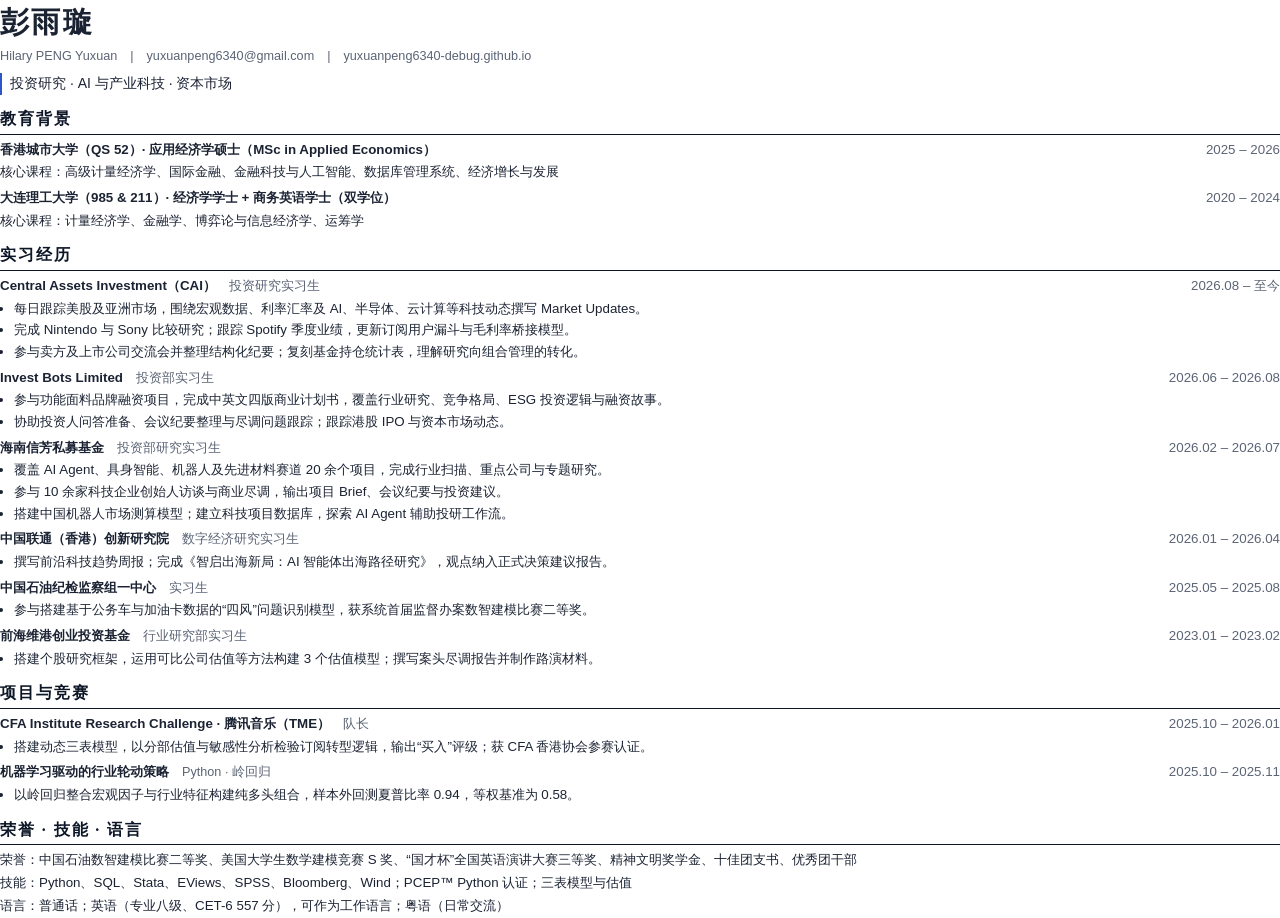
<file: cv.html>
<!doctype html>
<html lang="zh-CN"><head><meta charset="utf-8"><title>彭雨璇 简历</title>
<style>
@page{size:A4;margin:14mm 15mm}
body{font-family:"Microsoft YaHei","PingFang SC",sans-serif;color:#1b2333;font-size:10pt;line-height:1.55;margin:0}
h1{font-family:"SimSun","Songti SC",serif;font-size:22pt;letter-spacing:.08em;margin:0}
.sub{color:#5b6475;font-size:9.5pt;margin-top:2px}
.pos{margin-top:6px;border-left:2px solid #2f56c8;padding-left:8px;font-size:10.5pt}
h2{font-family:"SimSun","Songti SC",serif;font-size:12pt;color:#0d1626;letter-spacing:.12em;border-bottom:1px solid #0d1626;padding-bottom:2px;margin:12px 0 5px}
.row{display:flex;justify-content:space-between;font-weight:600;margin-top:5px}
.row span:last-child{font-weight:400;color:#5b6475;white-space:nowrap}
.r2{color:#2f56c8;font-size:9.5pt}
ul{margin:2px 0 0 0;padding-left:14px}li{margin:1px 0}
p{margin:2px 0}
</style></head><body>
<h1>彭雨璇</h1>
<p class="sub">Hilary PENG Yuxuan　|　yuxuanpeng6340@gmail.com　|　yuxuanpeng6340-debug.github.io</p>
<p class="pos">投资研究 · AI 与产业科技 · 资本市场</p>

<h2>教育背景</h2>
<div class="row"><span>香港城市大学（QS 52）· 应用经济学硕士（MSc in Applied Economics）</span><span>2025 – 2026</span></div>
<p>核心课程：高级计量经济学、国际金融、金融科技与人工智能、数据库管理系统、经济增长与发展</p>
<div class="row"><span>大连理工大学（985 &amp; 211）· 经济学学士 + 商务英语学士（双学位）</span><span>2020 – 2024</span></div>
<p>核心课程：计量经济学、金融学、博弈论与信息经济学、运筹学</p>

<h2>实习经历</h2>
<div class="row"><span>Central Assets Investment（CAI）<span class="r2">　投资研究实习生</span></span><span>2026.08 – 至今</span></div>
<ul><li>每日跟踪美股及亚洲市场，围绕宏观数据、利率汇率及 AI、半导体、云计算等科技动态撰写 Market Updates。</li>
<li>完成 Nintendo 与 Sony 比较研究；跟踪 Spotify 季度业绩，更新订阅用户漏斗与毛利率桥接模型。</li>
<li>参与卖方及上市公司交流会并整理结构化纪要；复刻基金持仓统计表，理解研究向组合管理的转化。</li></ul>
<div class="row"><span>Invest Bots Limited<span class="r2">　投资部实习生</span></span><span>2026.06 – 2026.08</span></div>
<ul><li>参与功能面料品牌融资项目，完成中英文四版商业计划书，覆盖行业研究、竞争格局、ESG 投资逻辑与融资故事。</li>
<li>协助投资人问答准备、会议纪要整理与尽调问题跟踪；跟踪港股 IPO 与资本市场动态。</li></ul>
<div class="row"><span>海南信芳私募基金<span class="r2">　投资部研究实习生</span></span><span>2026.02 – 2026.07</span></div>
<ul><li>覆盖 AI Agent、具身智能、机器人及先进材料赛道 20 余个项目，完成行业扫描、重点公司与专题研究。</li>
<li>参与 10 余家科技企业创始人访谈与商业尽调，输出项目 Brief、会议纪要与投资建议。</li>
<li>搭建中国机器人市场测算模型；建立科技项目数据库，探索 AI Agent 辅助投研工作流。</li></ul>
<div class="row"><span>中国联通（香港）创新研究院<span class="r2">　数字经济研究实习生</span></span><span>2026.01 – 2026.04</span></div>
<ul><li>撰写前沿科技趋势周报；完成《智启出海新局：AI 智能体出海路径研究》，观点纳入正式决策建议报告。</li></ul>
<div class="row"><span>中国石油纪检监察组一中心<span class="r2">　实习生</span></span><span>2025.05 – 2025.08</span></div>
<ul><li>参与搭建基于公务车与加油卡数据的“四风”问题识别模型，获系统首届监督办案数智建模比赛二等奖。</li></ul>
<div class="row"><span>前海维港创业投资基金<span class="r2">　行业研究部实习生</span></span><span>2023.01 – 2023.02</span></div>
<ul><li>搭建个股研究框架，运用可比公司估值等方法构建 3 个估值模型；撰写案头尽调报告并制作路演材料。</li></ul>

<h2>项目与竞赛</h2>
<div class="row"><span>CFA Institute Research Challenge · 腾讯音乐（TME）<span class="r2">　队长</span></span><span>2025.10 – 2026.01</span></div>
<ul><li>搭建动态三表模型，以分部估值与敏感性分析检验订阅转型逻辑，输出“买入”评级；获 CFA 香港协会参赛认证。</li></ul>
<div class="row"><span>机器学习驱动的行业轮动策略<span class="r2">　Python · 岭回归</span></span><span>2025.10 – 2025.11</span></div>
<ul><li>以岭回归整合宏观因子与行业特征构建纯多头组合，样本外回测夏普比率 0.94，等权基准为 0.58。</li></ul>

<h2>荣誉 · 技能 · 语言</h2>
<p>荣誉：中国石油数智建模比赛二等奖、美国大学生数学建模竞赛 S 奖、“国才杯”全国英语演讲大赛三等奖、精神文明奖学金、十佳团支书、优秀团干部</p>
<p>技能：Python、SQL、Stata、EViews、SPSS、Bloomberg、Wind；PCEP™ Python 认证；三表模型与估值</p>
<p>语言：普通话；英语（专业八级、CET-6 557 分），可作为工作语言；粤语（日常交流）</p>
</body></html>
</file>
<file: assets/style.css>
:root{
  --ink:#0d1626;        /* 深海军蓝 */
  --ink-2:#16223a;
  --paper:#f5f2eb;      /* 暖白 */
  --paper-2:#ece7dc;
  --text:#1b2333;
  --muted:#5b6475;
  --line:#d8d1c3;
  --cobalt:#2f56c8;
  --cobalt-soft:#dfe6f8;
  --signal:#2fbf7f;
  --on-ink:#f2efe8;
  --on-ink-muted:#a9b5cc;
  --serif:"Songti SC","STSong","Noto Serif SC","Source Han Serif SC","Source Han Serif CN","SimSun",serif;
  --sans:"PingFang SC","Hiragino Sans GB","Microsoft YaHei","Noto Sans SC","Source Han Sans SC",system-ui,sans-serif;
  --maxw:1160px;
}
*{box-sizing:border-box}
html{scroll-behavior:smooth;scroll-padding-top:72px;-webkit-text-size-adjust:100%}
@media (prefers-reduced-motion:reduce){html{scroll-behavior:auto}}
body{margin:0;background:var(--paper);color:var(--text);font-family:var(--sans);font-size:16px;line-height:1.8;letter-spacing:.01em;text-rendering:optimizeLegibility}
img{max-width:100%;height:auto;display:block}
a{color:var(--cobalt);text-decoration:none}
a:hover{text-decoration:underline;text-underline-offset:3px}
:focus-visible{outline:2px solid var(--cobalt);outline-offset:3px;border-radius:2px}
h1,h2,h3{margin:0;font-weight:600}
p{margin:0}
ul,ol{margin:0;padding:0;list-style:none}
.wrap{max-width:var(--maxw);margin:0 auto;padding:0 24px}
.muted{color:var(--muted)}
.skip{position:absolute;left:-999px;top:8px;background:var(--cobalt);color:#fff;padding:8px 14px;z-index:99}
.skip:focus{left:8px}

/* 导航 */
.nav{position:sticky;top:0;z-index:50;background:rgba(13,22,38,.94);backdrop-filter:saturate(140%) blur(6px);border-bottom:1px solid #22304b}
.nav-in{max-width:var(--maxw);margin:0 auto;padding:0 24px;height:60px;display:flex;align-items:center;justify-content:space-between}
.brand{display:flex;align-items:center;gap:10px;color:var(--on-ink);font-family:var(--serif);font-size:18px;letter-spacing:.08em}
.brand:hover{text-decoration:none}
.mark{display:inline-grid;place-items:center;width:30px;height:30px;border:1px solid #3a4a6b;font-family:var(--sans);font-size:12px;letter-spacing:.04em;color:var(--on-ink);position:relative}
.mark::after{content:"";position:absolute;right:-3px;top:-3px;width:6px;height:6px;border-radius:50%;background:var(--signal)}
nav#menu{display:flex;gap:4px}
nav#menu a{color:var(--on-ink-muted);font-size:14px;padding:6px 10px;border-radius:2px}
nav#menu a:hover{color:var(--on-ink);text-decoration:none;background:#1a2741}
.menu-btn{display:none;background:none;border:1px solid #3a4a6b;color:var(--on-ink);font:inherit;font-size:14px;padding:4px 12px;border-radius:2px;cursor:pointer}

/* 首页 */
.hero{position:relative;background:var(--ink);color:var(--on-ink);padding:56px 0 0;overflow:hidden}
.grid-bg{position:absolute;inset:0;background-image:linear-gradient(#1a2640 1px,transparent 1px),linear-gradient(90deg,#1a2640 1px,transparent 1px);background-size:56px 56px;opacity:.55;mask-image:linear-gradient(180deg,#000 40%,transparent)}
.hero-in{position:relative;display:grid;grid-template-columns:1.35fr 1fr;gap:56px;align-items:start}
.kicker{font-size:13px;letter-spacing:.2em;color:var(--on-ink-muted);display:flex;align-items:center;gap:10px}
.sig{display:inline-block;width:8px;height:8px;border-radius:50%;background:var(--signal);box-shadow:0 0 0 4px rgba(47,191,127,.15);flex:none}
.hero h1{font-family:var(--serif);font-size:clamp(48px,7vw,84px);line-height:1.1;letter-spacing:.06em;margin:22px 0 0;font-weight:600}
.hero h1 .en{display:block;font-family:var(--sans);font-size:18px;letter-spacing:.06em;color:var(--on-ink-muted);font-weight:400;margin-top:14px}
.position{margin-top:26px;font-size:20px;letter-spacing:.08em;color:#fff;border-left:2px solid var(--cobalt);padding-left:14px}
.lede{margin-top:20px;max-width:36em;color:#cfd6e4;font-size:16px;line-height:1.95}
.cta{margin-top:30px;display:flex;flex-wrap:wrap;gap:12px}
.btn{display:inline-block;padding:10px 20px;font-size:15px;border-radius:2px;border:1px solid transparent;transition:background .2s,border-color .2s,color .2s}
.btn:hover{text-decoration:none}
.btn.primary{background:var(--cobalt);color:#fff}
.btn.primary:hover{background:#2547ad}
.btn.ghost{border-color:#4a5a7c;color:var(--on-ink)}
.btn.ghost:hover{border-color:var(--on-ink)}
.hero-side{display:grid;grid-template-columns:150px 1fr;gap:20px;align-items:start;margin-top:8px}
.portrait{margin:0;position:relative}
.portrait img{border:1px solid #2a3858;filter:saturate(.92)}
.portrait figcaption{margin-top:8px}
.tag{font-size:12px;color:var(--on-ink-muted);letter-spacing:.06em}
.picks{border-top:1px solid #33425f;padding-top:12px}
.picks-h{font-size:12px;letter-spacing:.2em;color:var(--on-ink-muted);margin-bottom:6px}
.picks li a{display:flex;gap:12px;padding:9px 0;border-bottom:1px dashed #2b3a57;color:var(--on-ink);font-size:15px;line-height:1.5}
.picks li a:hover{color:#fff;text-decoration:none}
.picks li a:hover .n{color:var(--signal)}
.picks .n{font-family:var(--serif);color:#6f86b8;font-size:13px;padding-top:2px;transition:color .2s}
.facts{position:relative;display:grid;grid-template-columns:repeat(4,1fr);margin-top:48px;border-top:1px solid #2a3858}
.facts>div{padding:20px 18px 26px 0;border-right:1px solid #2a3858;margin-right:18px}
.facts>div:last-child{border-right:none}
.facts b{display:block;font-family:var(--serif);font-size:30px;font-weight:600;color:#fff;letter-spacing:.02em;line-height:1.2}
.facts span{font-size:13px;color:var(--on-ink-muted)}

/* 通用区块 */
.sec{padding:88px 0}
.sec.alt{background:var(--paper-2)}
.sec-head{display:grid;grid-template-columns:90px 1fr;column-gap:18px;margin-bottom:44px}
.idx{font-family:var(--serif);font-size:14px;color:var(--cobalt);letter-spacing:.2em;padding-top:12px;border-top:2px solid var(--cobalt);align-self:start}
.idx.light{color:#8fa8e6;border-color:#8fa8e6;display:inline-block;width:60px}
.sec-head h2{font-family:var(--serif);font-size:clamp(28px,3.6vw,38px);letter-spacing:.06em;line-height:1.3}
.sec-sub{grid-column:2;margin-top:10px;color:var(--muted);max-width:40em}
.mini-h{font-size:13px;letter-spacing:.2em;color:var(--muted);font-weight:500;padding-bottom:10px;border-bottom:1px solid var(--line);margin-bottom:6px}
.tags{display:flex;flex-wrap:wrap;gap:6px}
.tags li{font-size:12px;padding:1px 8px;border:1px solid var(--line);color:var(--muted);border-radius:2px;letter-spacing:.04em;background:rgba(255,255,255,.5)}

/* 研究框架 */
.map{position:relative;display:grid;grid-template-columns:1fr 1fr;gap:0;border:1px solid var(--line);background:#fbf9f4}
.map::before,.map::after{content:"";position:absolute;background:var(--line)}
.map::before{left:50%;top:0;bottom:0;width:1px}
.map::after{top:50%;left:0;right:0;height:1px}
.map-core{position:absolute;left:50%;top:50%;transform:translate(-50%,-50%);z-index:2;width:92px;height:92px;border-radius:50%;background:var(--ink);color:var(--on-ink);display:grid;place-items:center;font-family:var(--serif);font-size:15px;letter-spacing:.1em;box-shadow:0 0 0 8px #fbf9f4,0 0 0 9px var(--line)}
.pillar{padding:34px 40px 36px;position:relative}
.p1,.p3{padding-right:72px}.p2,.p4{padding-left:72px}
.p-no{font-family:var(--serif);font-size:13px;color:var(--cobalt);letter-spacing:.2em}
.pillar h3{font-family:var(--serif);font-size:22px;letter-spacing:.06em;margin:6px 0 10px}
.pillar>p:not(.p-no){color:#323b4c;font-size:15px}
.pillar .tags{margin-top:14px}
.pillar::after{content:"";position:absolute;width:6px;height:6px;border-radius:50%;background:var(--signal)}
.p1::after{right:20px;bottom:20px}.p2::after{left:20px;bottom:20px}.p3::after{right:20px;top:20px}.p4::after{left:20px;top:20px}

.edu{margin-top:56px}
.edu-row{display:flex;justify-content:space-between;gap:24px;padding:18px 0;border-bottom:1px solid var(--line)}
.edu-school{font-family:var(--serif);font-size:19px;letter-spacing:.04em}
.edu-school .muted{font-family:var(--sans);font-size:13px;margin-left:8px}
.edu-row p.muted{font-size:14px;margin-top:4px}
.when{font-size:14px;color:var(--muted);white-space:nowrap;font-variant-numeric:tabular-nums}

/* 经历 */
.timeline{border-left:1px solid var(--line);margin-left:6px}
.job{display:grid;grid-template-columns:170px 1fr;gap:28px;padding:0 0 40px 28px;position:relative}
.job::before{content:"";position:absolute;left:-5px;top:9px;width:9px;height:9px;background:var(--paper-2);border:2px solid var(--cobalt);border-radius:50%}
.job:first-child::before{background:var(--signal);border-color:var(--signal)}
.where{font-size:13px;color:var(--muted)}
.job h3{font-family:var(--serif);font-size:20px;letter-spacing:.03em;line-height:1.5}
.role{display:inline-block;font-family:var(--sans);font-size:14px;font-weight:400;color:var(--cobalt);margin-left:12px;letter-spacing:.02em}
.ctx{font-size:14px;color:var(--muted);margin:2px 0 10px}
.job ul li{position:relative;padding-left:18px;margin:6px 0;font-size:15px;color:#2a3242}
.job ul li::before{content:"";position:absolute;left:0;top:.8em;width:8px;height:1px;background:var(--cobalt)}

/* 代表作品 */
.feature{display:grid;grid-template-columns:1.55fr 1fr;border:1px solid var(--ink);background:#fff;margin-bottom:28px;scroll-margin-top:80px}
.f-main{padding:36px 40px}
.feature h3{font-family:var(--serif);font-size:clamp(24px,2.8vw,30px);letter-spacing:.04em;line-height:1.35;margin:14px 0 18px}
.qa div{display:grid;grid-template-columns:80px 1fr;gap:12px;padding:12px 0;border-top:1px solid var(--line)}
.qa dt{font-size:13px;color:var(--cobalt);letter-spacing:.12em;padding-top:2px}
.qa dd{margin:0;font-size:15px;color:#2a3242}
.f-side{background:var(--ink);color:var(--on-ink);padding:36px 32px;display:flex;flex-direction:column;justify-content:flex-start}
.bars-h{font-size:12px;letter-spacing:.2em;color:var(--on-ink-muted);margin-bottom:16px}
.bar{margin:12px 0}
.bar span{font-size:13px;color:#d7deeb}
.bar i{display:block;height:4px;margin-top:6px;background:#22314f;position:relative}
.bar i::after{content:"";position:absolute;left:0;top:0;bottom:0;width:var(--w);background:linear-gradient(90deg,var(--cobalt),#5a7fe6)}
.bar:nth-child(3) i::after{background:var(--signal)}
.note{font-size:12px;color:#7d8aa5;margin-top:20px}
.steps{counter-reset:none;border-left:1px solid #2f3f60;margin-left:6px}
.steps li{position:relative;padding:10px 0 10px 22px;font-size:15px;color:#e3e8f2}
.steps li::before{content:"";position:absolute;left:-4px;top:19px;width:7px;height:7px;border-radius:50%;background:var(--cobalt)}
.steps li:last-child::before{background:var(--signal)}
.steps span{font-family:var(--serif);font-size:12px;color:#7d8fb8;margin-right:10px}
.cards{display:grid;grid-template-columns:repeat(3,1fr);gap:20px}
.card{background:#fff;border:1px solid var(--line);padding:24px 24px 22px;display:flex;flex-direction:column;gap:8px;transition:border-color .2s,transform .2s;scroll-margin-top:80px;position:relative}
.card:hover{border-color:var(--cobalt);transform:translateY(-2px)}
.card h3{font-family:var(--serif);font-size:19px;letter-spacing:.03em;line-height:1.45;margin:8px 0 4px}
.card p{font-size:14px;color:#323b4c;line-height:1.75}
.card p b{display:inline-block;font-weight:500;color:var(--cobalt);font-size:12px;letter-spacing:.12em;margin-right:8px}
.card .out{margin-top:auto;padding-top:10px;border-top:1px dashed var(--line);color:var(--muted);font-size:13px}
.card .link{font-size:14px;font-weight:500}
@media (prefers-reduced-motion:reduce){.card:hover{transform:none}}

/* 研究关注 */
.interests{display:grid;grid-template-columns:repeat(5,1fr);gap:0;border-top:1px solid var(--line)}
.interests li{padding:22px 18px 8px 0;display:flex;gap:12px;align-items:flex-start}
.interests .sig{margin-top:10px}
.interests h3{font-family:var(--serif);font-size:17px;letter-spacing:.03em;line-height:1.5}
.interests p{font-size:14px;color:var(--muted);margin-top:6px}

/* 荣誉与工具 */
.two{display:grid;grid-template-columns:1.1fr 1fr;gap:56px}
.honors li{display:grid;grid-template-columns:56px 1fr;gap:10px;padding:11px 0;border-bottom:1px solid var(--line);font-size:15px}
.yr{font-family:var(--serif);color:var(--cobalt);font-variant-numeric:tabular-nums}
.tools div{display:grid;grid-template-columns:96px 1fr;gap:12px;padding:11px 0;border-bottom:1px solid var(--line)}
.tools dt{font-size:13px;color:var(--muted);padding-top:2px;letter-spacing:.06em}
.tools dd{margin:0;font-size:15px}

/* 联系 */
.contact{background:var(--ink);color:var(--on-ink);padding:88px 0 72px}
.contact h2{font-family:var(--serif);font-size:clamp(28px,3.6vw,38px);letter-spacing:.06em;margin-top:18px}
.close{font-family:var(--serif);font-size:clamp(19px,2.2vw,24px);margin-top:18px;max-width:30em;line-height:1.7;color:#e6eaf2}
.links{margin-top:36px;border-top:1px solid #2a3858;max-width:640px}
.links li{display:grid;grid-template-columns:90px 1fr;gap:12px;padding:14px 0;border-bottom:1px solid #2a3858}
.links span{font-size:13px;color:var(--on-ink-muted);letter-spacing:.12em;padding-top:2px}
.links a{color:#cfdcff;word-break:break-all}
.links a:hover{color:#fff}
.foot{background:#0a111e;color:#7d8aa5;font-size:13px;padding:22px 0}
.foot .wrap{display:flex;justify-content:space-between;gap:16px;flex-wrap:wrap}
.foot a{color:#a9b5cc}

/* 动效 */
.fade{opacity:0;transform:translateY(10px);transition:opacity .6s ease,transform .6s ease}
.fade.in{opacity:1;transform:none}

/* 响应式 */
@media (max-width:1020px){
  .hero-in{grid-template-columns:1fr;gap:36px}
  .hero-side{max-width:560px}
  .cards{grid-template-columns:repeat(2,1fr)}
  .interests{grid-template-columns:repeat(2,1fr);column-gap:24px}
  .feature{grid-template-columns:1fr}
}
@media (max-width:860px){
  .menu-btn{display:block}
  nav#menu{display:none;position:absolute;top:60px;left:0;right:0;background:var(--ink);flex-direction:column;padding:8px 16px 16px;border-bottom:1px solid #22304b}
  nav#menu.open{display:flex}
  nav#menu a{padding:10px 8px;font-size:15px}
  .facts{grid-template-columns:repeat(2,1fr)}
  .facts>div:nth-child(2){border-right:none}
  .facts>div:nth-child(-n+2){border-bottom:1px solid #2a3858}
  .map{grid-template-columns:1fr}
  .map::before,.map::after,.map-core{display:none}
  .pillar,.p1,.p2,.p3,.p4{padding:28px 24px;border-bottom:1px solid var(--line)}
  .pillar:last-child{border-bottom:none}
  .p1::after,.p2::after,.p3::after,.p4::after{right:20px;top:24px;left:auto;bottom:auto}
  .job{grid-template-columns:1fr;gap:4px}
  .two{grid-template-columns:1fr;gap:40px}
}
@media (max-width:600px){
  .wrap,.nav-in{padding:0 16px}
  body{font-size:15px}
  .position{font-size:17px;letter-spacing:.04em}
  .hero{padding-top:36px}
  .hero-side{grid-template-columns:110px 1fr;gap:16px}
  .sec{padding:64px 0}
  .sec-head{grid-template-columns:1fr;margin-bottom:32px}
  .idx{width:60px;margin-bottom:14px}
  .sec-sub{grid-column:1}
  .cards{grid-template-columns:1fr}
  .interests{grid-template-columns:1fr}
  .f-main{padding:26px 20px}
  .f-side{padding:26px 20px}
  .qa div{grid-template-columns:1fr;gap:2px}
  .role{display:block;margin-left:0}
  .edu-row{flex-direction:column;gap:4px}
  .honors li{grid-template-columns:48px 1fr}
  .links li{grid-template-columns:70px 1fr}
}
@media print{.nav,.cta,.skip{display:none}.hero,.contact{background:#fff;color:#000}}
</file>
